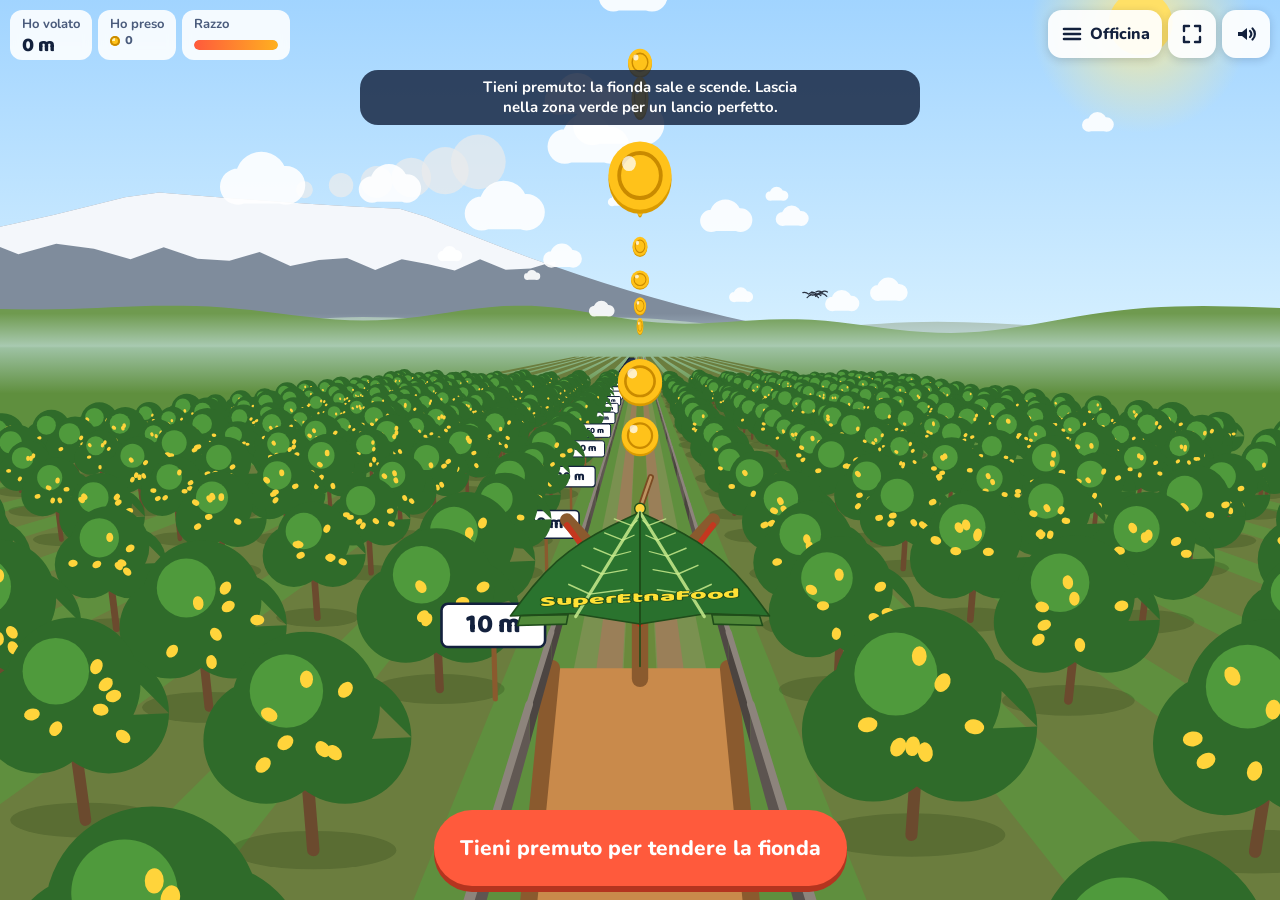
<file: aereo/index.html>
<!DOCTYPE html>
<html lang="it">
<head>
<meta charset="utf-8">
<meta name="viewport" content="width=device-width, initial-scale=1">
<title>Aereo di foglie di limone</title>
<link rel="preconnect" href="https://fonts.googleapis.com">
<link href="https://fonts.googleapis.com/css2?family=Baloo+2:wght@600;800&family=Nunito:wght@500;700;800&display=swap" rel="stylesheet">
<style>
/* VOICE: gioco da cortile, allegro, raccontato dall'aereo stesso
   IDEA: la stradina del limoneto vista da dietro l'aereo di foglie, a tutto schermo
   PICTURE: il campo di volo riempie lo schermo; comandi grandi in basso, uguali su telefono e computer
   COLOUR and TYPE: azzurro cielo dominante, legno caldo di supporto, oro moneta come accento; Baloo 2 + Nunito
   LAYOUT: gioco a pieno schermo, barra in alto (dati e pulsanti), pulsanti grandi in basso, officina in un menu sopra il gioco */
:root{color-scheme:light dark;
--bg:light-dark(#e4f3ff,#0c1530);--ink:light-dark(#13213d,#eef3ff);--soft:light-dark(#4a5b7c,#a9b7d6);
--card:light-dark(#ffffff,#16224a);--line:light-dark(#c9def2,#2a3a6e);
--coral:#ff5a3c;--coralInk:#fff;--gold:#ffc21a}
:root[data-theme=light]{color-scheme:light}:root[data-theme=dark]{color-scheme:dark}
*{box-sizing:border-box;min-width:0}
html,body{height:100%}
body{margin:0;background:#4fb0ff;color:var(--ink);font:16px/1.55 Nunito,system-ui,sans-serif;overflow:hidden;overscroll-behavior:none}
[hidden]{display:none!important}
h2,h3{font-family:"Baloo 2",Nunito,sans-serif;line-height:1.05;margin:0;text-wrap:balance}
h2{font-size:30px;font-weight:800}
h3{font-size:20px;font-weight:800}
.coin{display:inline-block;width:.8em;height:.8em;border-radius:50%;background:radial-gradient(circle at 35% 35%,#fff3b0 0 18%,var(--gold) 20% 70%,#d99a00 72%);box-shadow:inset 0 0 0 2px #c98a00;flex:none;vertical-align:-.08em}
.stage{position:fixed;inset:0;overflow:hidden;background:#4fb0ff;-webkit-user-select:none;user-select:none;-webkit-touch-callout:none}
.stage canvas{position:absolute;inset:0;width:100%;height:100%;touch-action:none;display:block;cursor:pointer}
button{font:800 16px/1 Nunito,sans-serif;min-height:44px;border-radius:12px;border:0;cursor:pointer;padding:0 18px;background:var(--coral);color:var(--coralInk);display:inline-flex;align-items:center;justify-content:center;gap:6px;white-space:nowrap}
button:hover:not(:disabled){filter:brightness(1.07)}
button:focus-visible{outline:3px solid var(--gold);outline-offset:2px}
button:disabled{background:light-dark(#dfe7f2,#26335f);color:light-dark(#4f5d78,#a3aed0);cursor:not-allowed}
/* barra in alto */
.topbar{position:absolute;top:max(10px,env(safe-area-inset-top));left:max(10px,env(safe-area-inset-left));right:max(10px,env(safe-area-inset-right));display:flex;justify-content:space-between;align-items:flex-start;gap:8px;pointer-events:none}
.hud{display:flex;gap:6px;flex-wrap:wrap;pointer-events:none}
.hud>div{background:rgba(255,255,255,.88);color:#13213d;border-radius:12px;padding:4px 12px;backdrop-filter:blur(4px)}
.hud span{display:block;font-size:13px;font-weight:700;color:#4a5b7c}
.hud b{font:800 20px/1.1 "Baloo 2",sans-serif;white-space:nowrap;display:flex;gap:5px;align-items:center}
.fuel i{display:block;width:84px;height:10px;border-radius:6px;background:#dbe5f3;margin-top:6px;overflow:hidden}
.fuel em{display:block;height:100%;width:100%;background:linear-gradient(90deg,#ff5a3c,#ffb020);border-radius:6px}
.tools{display:flex;gap:6px;pointer-events:auto;flex:none}
.tool{min-height:48px;min-width:48px;padding:0 12px;border-radius:14px;background:rgba(255,255,255,.92);color:#13213d;box-shadow:0 2px 8px rgba(10,30,60,.18)}
.tool svg{width:24px;height:24px;flex:none}
#btSuono[aria-pressed=false]{color:#8a3a2a}
@media(max-width:560px){.tool span{display:none}.tool{padding:0}.hud b{font-size:17px}.hud>div{padding:3px 9px}.fuel i{width:60px}}
.hint{position:absolute;left:50%;top:76px;transform:translateX(-50%);margin:0;background:rgba(19,33,61,.82);color:#fff;font-weight:700;padding:8px 16px;border-radius:18px;pointer-events:none;font-size:15px;line-height:1.3;width:max-content;max-width:min(calc(100% - 140px),560px);text-align:center;text-wrap:balance}
.hint:empty{display:none}
/* pulsanti grandi in basso: gli stessi su telefono e computer */
.pad{position:absolute;left:max(12px,env(safe-area-inset-left));right:max(12px,env(safe-area-inset-right));bottom:max(14px,env(safe-area-inset-bottom));display:flex;align-items:flex-end;gap:12px;pointer-events:none}
.pad .big{pointer-events:auto;min-height:76px;min-width:132px;padding:0 26px;font-size:21px;border-radius:999px;touch-action:none;-webkit-user-select:none;user-select:none;-webkit-touch-callout:none;transition:transform .05s}
.pad .big svg{width:28px;height:28px;flex:none}
#btLancia{margin:0 auto;max-width:100%;white-space:normal;line-height:1.15;text-align:center;box-shadow:0 6px 0 #b4341f}
#btLancia.on,#boost.on{transform:translateY(4px);box-shadow:0 2px 0 #b4341f}
.sali{background:#2e7d32;box-shadow:0 6px 0 #1b4d1e}
.sali.on{transform:translateY(4px);box-shadow:0 2px 0 #1b4d1e}
.colonna{display:flex;flex-direction:column;gap:12px;pointer-events:none}
.scendi{background:#1f5fa8;box-shadow:0 6px 0 #123b6b}
.scendi.on{transform:translateY(4px);box-shadow:0 2px 0 #123b6b}
@media(max-height:520px){.colonna{gap:8px}.colonna .big{min-height:56px}}
#boost{margin-left:auto;box-shadow:0 6px 0 #b4341f}
@media(max-height:420px){.pad .big{min-height:62px;min-width:110px;font-size:18px}}
.prog{position:absolute;right:max(12px,env(safe-area-inset-right));top:92px;bottom:118px;width:58px;display:flex;flex-direction:column;align-items:center;gap:6px;pointer-events:none}
.prog b{background:rgba(255,255,255,.88);color:#13213d;border-radius:999px;padding:2px 8px;font:800 13px/1.3 Nunito,sans-serif;white-space:nowrap}
.prog .track{position:relative;flex:1;width:16px;border-radius:10px;background:rgba(255,255,255,.55);box-shadow:inset 0 0 0 2px rgba(19,33,61,.35)}
.prog .fill{position:absolute;left:0;right:0;bottom:0;height:0;border-radius:10px;background:linear-gradient(0deg,#3a8a3e,#ffd43b)}
.prog .rec{position:absolute;left:-10px;right:-10px;height:0;border-top:3px solid #ff5a3c}
.prog .tick{position:absolute;left:-4px;right:-4px;height:0;border-top:2px solid rgba(19,33,61,.55)}
.prog .lv{position:absolute;left:-30px;transform:translateY(50%);font:800 12px/1.4 Nunito,sans-serif;font-style:normal;color:#13213d;background:rgba(255,255,255,.85);border-radius:6px;padding:0 5px}
.prog .lv.on{background:#ff5a3c;color:#fff}
.prog .me{position:absolute;left:50%;width:22px;height:22px;margin:0 0 -11px -11px;bottom:0;border-radius:70% 0;transform:rotate(-45deg);background:#2e7d32;box-shadow:0 0 0 3px #fff,0 2px 6px rgba(0,0,0,.35)}
@media(max-width:600px),(max-height:480px){.prog{top:84px;bottom:104px;width:50px}.prog b{font-size:12px;padding:1px 6px}}
.lvup{position:absolute;left:50%;top:34%;transform:translate(-50%,-50%);margin:0;text-align:center;pointer-events:none;color:#fff;font:800 clamp(28px,6vw,46px)/1.05 "Baloo 2",sans-serif;text-shadow:0 3px 0 #13213d,0 0 18px rgba(19,33,61,.55);opacity:0;transition:opacity .3s}
.lvup.on{opacity:1}
.lvup small{display:block;font-size:.5em;font-family:Nunito,sans-serif}
/* riepilogo del volo */
.result{position:absolute;inset:0;display:grid;place-items:center;background:rgba(8,20,45,.35);padding:16px;overflow:auto}
.rcard{background:var(--card);color:var(--ink);border-radius:20px;padding:22px 24px;width:min(370px,100%);box-shadow:0 20px 50px -20px rgba(0,0,0,.5);text-align:center}
.rcard .big{font:800 clamp(40px,8vw,52px)/1 "Baloo 2",sans-serif;margin:4px 0 2px}
.rcard .rec{display:inline-block;background:var(--gold);color:#3a2600;font-weight:800;border-radius:999px;padding:2px 12px;font-size:14px;margin-bottom:6px}
.rows{margin:12px 0 16px;text-align:left}
.rows div{display:flex;justify-content:space-between;gap:12px;padding:6px 0;border-bottom:1px dashed var(--line)}
.rows div:last-child{border:0;font-weight:800;font-size:18px}
.rows b{white-space:nowrap;display:flex;gap:5px;align-items:center}
.rbtn{display:grid;gap:10px}
.rcard button{width:100%;font-size:18px;min-height:52px}
.rcard .second{background:var(--bg);color:var(--ink);border:1px solid var(--line)}
.rnote{margin:-6px 0 12px;font-weight:700;color:var(--ink)}
.combo{background:#ffc21a!important;color:#3a2600!important}
.combo b{color:#3a2600}
.obi{list-style:none;margin:0 0 14px;padding:0;text-align:left;display:grid;gap:6px}
.obi li{display:flex;justify-content:space-between;gap:10px;align-items:center;background:light-dark(#eef6ff,#101a3c);border-radius:10px;padding:7px 10px;font-size:15px;font-weight:700}
.obi li.fatto{background:light-dark(#e3f4dc,#16351f)}
.obi li b{white-space:nowrap;display:flex;gap:4px;align-items:center}
.obi-tit{margin:0 0 6px;font-size:13px;font-weight:800;color:var(--soft);text-align:left;text-transform:uppercase;letter-spacing:.06em}
.rcard .buy{background:#2e7d32}
/* menu di gioco: officina, colori, istruzioni */
.menu{position:absolute;inset:0;background:rgba(8,20,45,.55);display:grid;place-items:center;padding:max(10px,env(safe-area-inset-top)) 10px 10px}
.mpanel{background:var(--bg);color:var(--ink);border-radius:20px;width:min(980px,100%);max-height:100%;overflow:auto;overscroll-behavior:contain;padding:18px clamp(16px,3vw,28px) 24px;box-shadow:0 20px 50px -20px rgba(0,0,0,.6);-webkit-user-select:text;user-select:text}
.mhead{display:flex;justify-content:space-between;align-items:center;gap:12px;position:sticky;top:-18px;background:var(--bg);padding:6px 0 10px;z-index:1}
.mhead .tool{background:var(--card);color:var(--ink);box-shadow:none;border:1px solid var(--line)}
.wallet{display:flex;gap:8px;flex-wrap:wrap;margin-bottom:16px}
.wallet>div{background:var(--card);border:1px solid var(--line);border-radius:14px;padding:6px 14px;min-width:96px}
.lbl{display:block;font-size:13px;color:var(--soft);font-weight:700}
.wallet b{font:800 22px/1.1 "Baloo 2",sans-serif;white-space:nowrap;display:flex;align-items:center;gap:6px}
.nota{margin:4px 0 12px;color:var(--soft);max-width:70ch}
.sez{margin-top:24px}
.grid{display:grid;grid-template-columns:repeat(auto-fill,minmax(min(100%,250px),1fr));gap:12px}
.up{background:var(--card);border:1px solid var(--line);border-radius:18px;padding:14px;display:grid;grid-template-columns:52px minmax(0,1fr);gap:4px 14px;align-content:start}
.up .ic{width:52px;height:52px;border-radius:14px;background:light-dark(#e4f3ff,#0f1b3e);display:grid;place-items:center;grid-row:span 2}
.up .ic svg{width:34px;height:34px}
.up p{margin:2px 0 0;color:var(--soft);font-size:15px}
.pips{display:flex;gap:3px;flex-wrap:wrap;margin-top:8px}
.pips i{width:10px;height:10px;border-radius:3px;background:light-dark(#dbe5f3,#26335f)}
.pips i.on{background:var(--coral)}
.val{font-size:14px!important;color:var(--ink)!important;margin-top:8px!important}
.up button{grid-column:1/-1;margin-top:10px;min-height:48px}
.swatches{display:flex;flex-wrap:wrap;gap:10px}
.sw{flex-direction:column;background:var(--card);color:var(--ink);border:2px solid var(--line);min-height:auto;padding:10px 14px;gap:6px;border-radius:14px;font-size:15px}
.sw i{width:40px;height:40px;border-radius:70% 0;display:block;transform:rotate(-45deg);box-shadow:inset 0 0 0 2px rgba(0,0,0,.18)}
.sw[aria-pressed=true]{border-color:var(--coral);box-shadow:0 0 0 2px var(--coral)}
.sw:disabled{background:var(--card);color:var(--soft);opacity:.6}
.mfoot{display:flex;flex-wrap:wrap;gap:10px;margin-top:24px}
.ghost{background:transparent;color:var(--soft);border:1px solid var(--line)}
.esci-top{display:none}
html.limoneto .esci-top{display:inline-flex}
.esci{display:none;background:var(--card);color:var(--ink);border:1px solid var(--line)}
html.limoneto .esci{display:inline-flex}
.premio{display:none;margin:0 0 14px;font-weight:700}
html.limoneto .premio{display:block}
.howto{margin:6px 0 0;padding-left:20px;max-width:75ch}
.howto li{margin:4px 0}
</style>
</head>
<body>
<main class="stage" id="stage">
  <canvas id="game" aria-label="La stradina del limoneto, vista da dietro l'aereo di foglie"></canvas>
  <div class="topbar">
    <div class="hud">
      <div><span>Ho volato</span><b id="hDist">0 m</b></div>
      <div><span>Ho preso</span><b><span class="coin"></span><span id="hLoot">0</span></b></div>
      <div class="combo" id="comboBox" hidden><span>Combo</span><b id="hCombo">×2</b></div>
      <div class="fuel" id="fuelBox"><span>Razzo</span><i><em id="fuel"></em></i></div>
    </div>
    <div class="tools">
      <button class="tool esci-top" id="esciTop" aria-label="Torna al limoneto"><svg viewBox="0 0 24 24" aria-hidden="true"><path d="M10 6 4 12l6 6M4 12h16" stroke="currentColor" stroke-width="2.5" fill="none" stroke-linecap="round" stroke-linejoin="round"/></svg><span>Limoneto</span></button>
      <button class="tool" id="btMenu" aria-label="Apri l'officina"><svg viewBox="0 0 24 24" aria-hidden="true"><path d="M4 7h16M4 12h16M4 17h16" stroke="currentColor" stroke-width="2.6" stroke-linecap="round" fill="none"/></svg><span>Officina</span></button>
      <button class="tool" id="btFull" aria-label="Schermo intero" aria-pressed="false"><svg viewBox="0 0 24 24" aria-hidden="true"><path id="icFull" d="M4 9V4h5M20 9V4h-5M4 15v5h5M20 15v5h-5" stroke="currentColor" stroke-width="2.4" stroke-linecap="round" stroke-linejoin="round" fill="none"/></svg></button>
      <button class="tool" id="btSuono" aria-label="Suoni" aria-pressed="true"><svg viewBox="0 0 24 24" aria-hidden="true"><path d="M4 10v4h4l5 4V6L8 10z" fill="currentColor"/><path id="icOnde" d="M16 9a4 4 0 0 1 0 6M18.5 6.5a7.5 7.5 0 0 1 0 11" stroke="currentColor" stroke-width="2.2" stroke-linecap="round" fill="none"/><path id="icMuto" d="M16 9l5 6M21 9l-5 6" stroke="currentColor" stroke-width="2.2" stroke-linecap="round" fill="none"/></svg></button>
    </div>
  </div>
  <p class="hint" id="hint"></p>
  <p class="lvup" id="lvup" aria-live="polite"></p>
  <div class="prog" id="prog" hidden aria-hidden="true"><b id="progTop">4.000 m</b><div class="track" id="progTrack"><i class="fill" id="progFill"></i><i class="rec" id="progRec"></i><i class="me" id="progMe"></i></div><b>0 m</b></div>
  <div class="pad">
    <button class="big" id="btLancia">Tieni premuto per tendere la fionda</button>
    <div class="colonna" id="colAlette" hidden>
      <button class="big sali" id="btSali"><svg viewBox="0 0 24 24" aria-hidden="true"><path d="M5 15l7-7 7 7" stroke="currentColor" stroke-width="3" stroke-linecap="round" stroke-linejoin="round" fill="none"/></svg>Sali</button>
      <button class="big scendi" id="btScendi"><svg viewBox="0 0 24 24" aria-hidden="true"><path d="M5 9l7 7 7-7" stroke="currentColor" stroke-width="3" stroke-linecap="round" stroke-linejoin="round" fill="none"/></svg>Scendi</button>
    </div>
    <button class="big" id="boost" hidden><svg viewBox="0 0 24 24" aria-hidden="true"><path d="M12 2c4 3 5 9 3 14H9C7 11 8 5 12 2z" fill="currentColor"/><path d="M10 18l2 4 2-4" fill="#ffe135"/></svg>Razzo</button>
  </div>
  <div class="result" id="result" hidden>
    <div class="rcard" role="dialog" aria-labelledby="rTitle">
      <h3 id="rTitle">Sono atterrato!</h3>
      <div class="big" id="rDist">0 m</div>
      <span class="rec" id="rRec" hidden>È il mio nuovo record</span>
      <div class="rows">
        <div><span>Livello raggiunto</span><b id="rLiv">1</b></div>
        <div><span id="rDistLbl">Metri che ho volato</span><b><span class="coin"></span><span id="rDistC">0</span></b></div>
        <div><span>Monete che ho preso in volo</span><b><span class="coin"></span><span id="rLoot">0</span></b></div>
        <div><span>Ti porto in tasca</span><b><span class="coin"></span><span id="rTot">0</span></b></div>
      </div>
      <p class="rnote" id="rSblocco" hidden>Hai sbloccato i colori! Li trovi nell'officina.</p>
      <p class="obi-tit">Obiettivi</p>
      <ul class="obi" id="rObi"></ul>
      <div class="rbtn"><button id="again">Rilanciami</button><button class="buy" id="rBuy" hidden></button><button class="second" id="rMenu">Apri l'officina</button></div>
    </div>
  </div>
  <div class="menu" id="menu" hidden>
    <div class="mpanel" role="dialog" aria-modal="true" aria-labelledby="mTitle">
      <div class="mhead"><h2 id="mTitle">La mia officina</h2><button class="tool" id="btChiudi" aria-label="Chiudi l'officina e torna a giocare"><svg viewBox="0 0 24 24" aria-hidden="true"><path d="M6 6l12 12M18 6L6 18" stroke="currentColor" stroke-width="2.6" stroke-linecap="round" fill="none"/></svg></button></div>
      <div class="wallet">
        <div><span class="lbl">Le mie monete</span><b><span class="coin"></span><span id="coins">0</span></b></div>
        <div><span class="lbl">Il mio record</span><b id="best">0 m</b></div>
        <div><span class="lbl">I miei voli</span><b id="flights">0</b></div>
        <div><span class="lbl">Il mio livello</span><b id="livW">1 di 5</b></div>
      </div>
      <p class="premio">Dalla bancarella del limoneto: il primo volo di ogni giornata ti porta anche dobloni limone e punti.</p>
      <h3>Obiettivi</h3>
      <p class="nota">Completali in un volo solo: ognuno ti dà monete, e al suo posto ne arriva uno nuovo.</p>
      <ul class="obi" id="mObi"></ul>
      <h3 class="sez">Potenziamenti</h3>
      <p class="nota">Ogni potenziamento mi costa un po' di più del precedente. Mi ricordo tutto in questo browser.</p>
      <div class="grid" id="shop"></div>
      <h3 class="sez">Il mio colore</h3>
      <p class="nota" id="colNota"></p>
      <div class="swatches" id="swatches"></div>
      <h3 class="sez">Come si gioca</h3>
      <ul class="howto">
        <li><b>Lancio:</b> tieni premuto il pulsante grande in basso (o lo schermo, o la barra spaziatrice): la barra della fionda sale e scende. Lascia quando è nella zona verde in cima per un lancio perfetto, che mi dà il 12% di velocità in più.</li>
        <li><b>Combo:</b> se prendi una moneta dopo l'altra senza pause, ognuna vale di più, fino al triplo.</li>
        <li><b>Rimbalzi:</b> se tocco l'erba veloce e senza picchiare, rimbalzo e riparto. Al massimo due volte per volo.</li>
        <li><b>Obiettivi:</b> nel riepilogo e nell'officina trovi tre obiettivi: completali per avere monete in più.</li>
        <li><b>Salire e scendere:</b> da Pieghe affilate al livello 3 compaiono i pulsanti Sali e Scendi. Tieni premuto Sali (o lo schermo, o la freccia su): le mie alette di dietro puntano verso terra e salgo. Tieni premuto Scendi (o la freccia giù): puntano verso il cielo e scendo. Quando lasci plano da solo e non vado in stallo.</li>
        <li><b>Razzo:</b> tieni premuto Razzo (o la barra spaziatrice, o il tasto R) per spingermi in avanti finché c'è carburante.</li>
        <li><b>Monete:</b> segnano la rotta migliore per il mio aereo così com'è adesso. Seguile con Sali e Razzo: dove finiscono, è il punto più lontano che posso raggiungere. Più in basso ci sono altre file: il volo con il solo razzo senza Sali, la planata senza razzo e una fila radente sull'erba. Ogni potenziamento sposta la rotta più in là.</li>
        <li><b>Insidie:</b> quando hai le alette arrivano i temporali, nuvole scure proprio sulla rotta migliore che mi spingono giù e mi rallentano: girateci intorno con Sali o Scendi. Anche gli uccelli diventano un ostacolo: se ne prendo uno rallento. Le correnti calde, colonne luccicanti vicino alla rotta bassa, invece mi portano su.</li>
        <li><b>Livello bonus:</b> se arrivo ai 4.000 m il volo continua sopra l'Etna fino a 5.500 m, con il razzo pieno, monete d'oro che valgono il triplo e altri temporali.</li>
        <li><b>Livelli:</b> la barra a destra mostra i 5 livelli del percorso. Ogni livello nuovo vale monete in più e mi ricarica il razzo di un quarto.</li>
      </ul>
      <div class="mfoot"><button class="esci" id="esci"><svg viewBox="0 0 24 24" width="20" height="20" aria-hidden="true"><path d="M10 6 4 12l6 6M4 12h16" stroke="currentColor" stroke-width="2.5" fill="none" stroke-linecap="round" stroke-linejoin="round"/></svg>Torna al limoneto</button><button class="ghost" id="reset">Rifammi da capo</button></div>
    </div>
  </div>
</main>

<script>
{
const $=s=>document.querySelector(s);
const cv=$('#game'),ctx=cv.getContext('2d'),stage=$('#stage');
const KEY='aereo-di-carta-v1',G=9.8,THRUST=15,STEP=1/120,LAUNCH_G=.38,NEAR=.2;
const IN_LIM=(()=>{try{return window.parent&&window.parent!==window&&/da=limoneto/.test(location.search)}catch(e){return false}})();
if(IN_LIM)document.documentElement.classList.add('limoneto');
const manda=m=>{try{if(IN_LIM)parent.postMessage(m,'*')}catch(e){}};
$('#esciTop').addEventListener('click',()=>$('#esci').click());
$('#esci').addEventListener('click',()=>{let ok=false;try{if(parent.__chiudiMinigioco){parent.__chiudiMinigioco();ok=true}}catch(e){}if(!ok)manda({tipo:'aereo-chiudi'})});
const nf=(n,d=0)=>n.toLocaleString('it-IT',{maximumFractionDigits:d});

const UP=[
 {id:'elastico',name:'Elastico',desc:'Mi lancia più veloce.',base:25,max:12,fmt:l=>`${nf(14+3.5*l,1)} m/s`},
 {id:'ali',name:'Pieghe affilate',desc:'Taglio l’aria con meno attrito. Al livello 3 mi monti le alette posteriori e compare il pulsante Sali.',base:30,max:12,fmt:l=>`attrito ${Math.round(87*.88**l)}%`},
 {id:'carta',name:'Foglie leggere',desc:'Mi sostengo meglio e plano più a lungo.',base:40,max:10,fmt:l=>`portanza ${Math.round(100*(1+.09*l))}%`},
 {id:'rampa',name:'Rampa',desc:'Parto più in alto.',base:35,max:10,fmt:l=>`${2+3*l} m`},
 {id:'razzo',name:'Razzo',desc:'Tieni premuto e mi spingo in avanti.',base:80,max:10,fmt:l=>l?`${nf(1.8*l,1)} s di spinta`:'non ce l’ho'},
 {id:'zecca',name:'Salvadanaio',desc:'Ti do più monete per ogni metro.',base:60,max:10,fmt:l=>`×${nf(1+.25*l,2)} monete`}
];
const ICON={
 elastico:'<svg viewBox="0 0 40 40"><path d="M20 36V22M20 22 11 6M20 22l9-16" stroke="#c98a4b" stroke-width="5" stroke-linecap="round" fill="none"/><path d="M11 7q9 14 18 0" stroke="#ff5a3c" stroke-width="3" fill="none"/></svg>',
 ali:'<svg viewBox="0 0 40 40"><path d="M4 22 36 8 18 30z" fill="#3a8a3e" stroke="#1f4d1a" stroke-width="2" stroke-linejoin="round"/><path d="M36 8 16 24l2 6" fill="#78aa50" stroke="#1f4d1a" stroke-width="2" stroke-linejoin="round"/><path d="M33 10 9 21" stroke="#c8eb8c" stroke-width="1.5"/></svg>',
 carta:'<svg viewBox="0 0 40 40"><path d="M7 33C5 18 16 6 34 6c1 17-10 29-27 27z" fill="#3a8a3e" stroke="#1f4d1a" stroke-width="2" stroke-linejoin="round"/><path d="M7 33 30 10M14 26l-1-7M14 26l7 0M20 20l-1-7M20 20l7 0" stroke="#c8eb8c" stroke-width="1.6" stroke-linecap="round"/></svg>',
 rampa:'<svg viewBox="0 0 40 40"><path d="M4 34 34 10v24z" fill="#c98a4b" stroke="#7a4a1e" stroke-width="2" stroke-linejoin="round"/><path d="M17 24v10M26 17v17" stroke="#7a4a1e" stroke-width="2"/></svg>',
 razzo:'<svg viewBox="0 0 40 40"><path d="M20 4c7 6 8 15 5 24H15c-3-9-2-18 5-24z" fill="#fff" stroke="#13213d" stroke-width="2"/><circle cx="20" cy="15" r="3.5" fill="#5db8ff" stroke="#13213d" stroke-width="2"/><path d="M15 28l-4 6h6M25 28l4 6h-6" fill="#ff5a3c" stroke="#13213d" stroke-width="2" stroke-linejoin="round"/><path d="M17 30l3 7 3-7" fill="#ffb020"/></svg>',
 zecca:'<svg viewBox="0 0 40 40"><ellipse cx="20" cy="30" rx="13" ry="5" fill="#d99a00"/><ellipse cx="20" cy="25" rx="13" ry="5" fill="#ffc21a" stroke="#c98a00" stroke-width="2"/><ellipse cx="20" cy="17" rx="13" ry="5" fill="#ffc21a" stroke="#c98a00" stroke-width="2"/><ellipse cx="20" cy="10" rx="13" ry="5" fill="#ffe27a" stroke="#c98a00" stroke-width="2"/></svg>'
};

const COLORI=[
 {id:'foglia',nome:'Foglia',top:[46,125,50],under:[120,170,80],keel:[88,150,62],edge:'#1f4d1a',vein:'rgba(200,235,140,.85)',brand:'#ffe135'},
 {id:'limone',nome:'Limone',top:[240,200,35],under:[250,228,120],keel:[225,180,30],edge:'#6e5200',vein:'rgba(255,250,210,.9)',brand:'#2e7d32'},
 {id:'arancia',nome:'Arancia',top:[238,128,30],under:[250,178,100],keel:[215,108,22],edge:'#6e3300',vein:'rgba(255,225,180,.85)',brand:'#fff4c2'},
 {id:'zagara',nome:'Zagara',top:[246,244,234],under:[255,255,250],keel:[228,224,208],edge:'#7d7762',vein:'rgba(170,160,120,.75)',brand:'#2e7d32'},
 {id:'mare',nome:'Mare',top:[28,118,190],under:[110,180,230],keel:[22,98,165],edge:'#0b355a',vein:'rgba(190,230,255,.8)',brand:'#ffe135'},
 {id:'ficodindia',nome:'Ficodindia',top:[196,48,104],under:[232,120,162],keel:[170,35,86],edge:'#560d2b',vein:'rgba(255,200,220,.8)',brand:'#ffe135'},
 {id:'etna',nome:'Etna',top:[62,56,64],under:[112,102,108],keel:[46,40,48],edge:'#141113',vein:'rgba(255,140,60,.75)',brand:'#ff7a1a'}
];
const colore=()=>COLORI.find(c=>c.id===st.colore&&st.flights>=3)||COLORI[0];
function load(){try{const d=JSON.parse(localStorage.getItem(KEY));if(d&&d.lv)return d}catch(e){}return{coins:0,best:0,flights:0,lv:{}}}
function save(){try{localStorage.setItem(KEY,JSON.stringify(st))}catch(e){}}
let st=load();
const lv=id=>Math.max(1,st.lv[id]||0);
const alette=()=>lv('ali')>=3;
const cost=(u,l)=>Math.round(u.base*1.55**l);
const stats=()=>({v0:14+3.5*lv('elastico'),kD:.026*.88**lv('ali'),kL:.06*(1+.09*lv('carta')),ramp:2+3*lv('rampa'),fuel:1.8*lv('razzo'),mult:1+.25*lv('zecca')});

let dpr=1,W=0,H=0,F=1,cx=0,cy=0;
let S=stats(),state='aim',plane,coins=[],insidie=[],colpiti=new Set(),tempo=0,pops=[],boosting=false,flightT=0;
let dragging=false,dragStart=null,power=0,aimYaw=0;
let ptX=0,ptY=0,inX=0,inY=0,joy=null;
let salendo=false,scendendo=false,menuAperto=false,pDir=1,combo=0,comboT=-9,volo={};
const keys=new Set();
const C={x:0,y:0,z:0},cam={yaw:0,pitch:0,roll:0};

const stars=Array.from({length:90},()=>({a:Math.random()*6.283,e:.04+Math.random()*.9,r:Math.random()*1.3+.4}));
function isDark(){const t=document.documentElement.dataset.theme;if(t==='dark')return true;if(t==='light')return false;return matchMedia('(prefers-color-scheme: dark)').matches}

function resize(){dpr=Math.min(2,window.devicePixelRatio||1);W=cv.width=Math.round(stage.clientWidth*dpr);H=cv.height=Math.round(stage.clientHeight*dpr);F=Math.min(H*.85,W*.75);cx=W/2;cy=H*.5}
const ro=new ResizeObserver(resize);ro.observe(stage);resize();

function rnd(n){const x=Math.sin(n*127.1+311.7)*43758.5453;return x-Math.floor(x)}
/* la rotta migliore per questo aereo: provo il volo con razzo subito e Sali tenuto per tempi diversi, e tengo quello che va più lontano */
function rotta(solo,senzaRazzo){
  const prove=solo!=null?[solo]:alette()?[0,3,6,9,12,16,20,26,34]:[0];let best=null;
  for(const ts of prove){
    const p={x:-2.2,y:S.ramp+1.2-.45,z:0,psi:0,v:S.v0,g:LAUNCH_G,fuel:S.fuel},pts=[];let t=0,iy=0,k=0,lvS=1;
    while(p.y>0&&t<1500&&p.x<PERCORSO){const b=!senzaRazzo&&p.fuel>0;if(b)p.fuel-=STEP;const lnS=livelloDi(p.x);if(lnS>lvS){lvS=lnS;p.fuel=Math.min(S.fuel,p.fuel+S.fuel/4)}
      let ty=Math.max(-.6,Math.min(.3,(-.05-p.g)*3))*.6;if(alette())ty=t<ts?(p.v<8?Math.max(0,(p.v-5)/3)*.9:.9):Math.max(-.6,Math.min(.3,(-.05-p.g)*3));
      iy+=(ty-iy)*Math.min(1,STEP*6);integ(p,STEP,b,iy,0);t+=STEP;if((k++)%6===0)pts.push([p.x,Math.max(0,p.y)])}
    if(!best||p.x>best.x)best={x:p.x,pts}}
  return best.pts;
}
const quotaSu=(pts,x)=>{let lo=0,hi=pts.length-1;if(!pts.length)return 1.5;if(x>=pts[hi][0])return pts[hi][1];while(hi-lo>1){const m=(lo+hi)>>1;pts[m][0]<x?lo=m:hi=m}const a=pts[lo],b=pts[hi],f=(x-a[0])/((b[0]-a[0])||1);return a[1]+(b[1]-a[1])*f};
function makeCoins(){
  coins=[];const occ=new Set(),metti=(x,y)=>{const k=Math.round(x/3)+'|'+Math.round(y/3);if(occ.has(k))return;occ.add(k);coins.push({x,y:Math.max(1.4,y),z:0,got:false})};
  // quattro traiettorie, dall'alto in basso: la migliore (Sali e razzo), solo razzo, nessun razzo, e una fila radente sull'erba
  const top=rotta(),soloR=alette()?rotta(0):top,planata=S.fuel>0?rotta(alette()?0:null,true):soloR,fineDi=r=>r.length?Math.min(PERCORSO,r[r.length-1][0]):0;
  const linea=(r,passo,da,gruppi)=>{const fine=fineDi(r);let x=da;while(x<fine-4){
    if(gruppi&&Math.random()<.25){for(let i=0;i<5&&x<fine;i++){metti(x,quotaSu(r,x));x+=4}x+=passo+Math.random()*10}
    else{metti(x,quotaSu(r,x));x+=passo+Math.random()*10}}};
  linea(top,14,14,true);
  if(soloR!==top)linea(soloR,13,20,true);
  if(planata!==soloR)linea(planata,12,24,true);
  // fila radente: monete basse a 2-4 m lungo la stradina, fin dove arriva il volo più lungo
  const fineMax=Math.max(fineDi(top),fineDi(soloR),fineDi(planata));let x=30;
  while(x<fineMax-4){metti(x,2+Math.random()*2);x+=26+Math.random()*16}
  // e qualche moneta a metà fra la fila più alta e quella sotto, dove sono lontane
  x=40;while(x<fineDi(top)-4){const a=quotaSu(top,x),b=x<fineDi(soloR)?quotaSu(soloR,x):2;if(a-b>14&&Math.random()<.4)metti(x,(a+b)/2);x+=30+Math.random()*12}
  // insidie: con le alette arrivano i temporali proprio sulla rotta migliore; le correnti calde aiutano chi vola basso
  insidie=[];
  if(alette()){x=520;let a=0;while(x<Math.max(fineDi(top),fineDi(soloR))-40){const r=(a++%2&&x<fineDi(soloR))||x>=fineDi(top)?soloR:top,y=quotaSu(r,x);if(y>10)insidie.push({tipo:'temporale',x,y:y+(Math.random()-.4)*6,r:9+Math.random()*4});x+=220+Math.random()*180}}
  x=380;while(x<fineMax-30){const yb=quotaSu(planata,x);insidie.push({tipo:'corrente',x,y:Math.max(0,yb-14),h:42,r:5.5});x+=520+Math.random()*320}
}
/* livello bonus dopo i 4.000 m: monete d'oro e temporali fino a 5.500 m */
const BONUS_FINE=5500,PERFETTO=.9;
/* obiettivi: sempre tre attivi, si completano in un volo solo */
const tondo5=n=>Math.max(5,Math.round(n/5)*5),tondo10=n=>Math.max(10,Math.round(n/10)*10);
const TIPI_OBI={
  dist:{nuovo:()=>tondo10(Math.max(60,(st.best||0)*1.05+20)),testo:n=>`Vola per almeno ${nf(n)} m`,ok:(n,f)=>f.d>=n},
  monete:{nuovo:()=>Math.max(5,Math.round(4+(st.best||0)/40)),testo:n=>`Prendi ${n} monete in un volo`,ok:(n,f)=>f.monete>=n},
  combo:{nuovo:()=>Math.min(5,2+Math.floor((st.flights||0)/6)),testo:n=>`Fai una combo ×${nf(1+(n-1)*.5,1)}`,ok:(n,f)=>f.comboMax>=n},
  perfetto:{nuovo:()=>1,testo:()=>'Fai un lancio perfetto',ok:(n,f)=>f.perfetto},
  rimbalzo:{nuovo:()=>1+((st.flights||0)>8?1:0),testo:n=>n>1?'Rimbalza due volte sull’erba':'Rimbalza sull’erba',ok:(n,f)=>f.rimb>=n},
  corrente:{nuovo:()=>1,testo:()=>'Fatti portare su da una corrente calda',ok:(n,f)=>f.corrente},
  livello:{nuovo:()=>Math.min(5,(st.livMax||1)+1),testo:n=>`Arriva al livello ${n}`,ok:(n,f)=>f.liv>=n,se:()=>(st.livMax||1)<5&&(st.best||0)>=(st.livMax||1)*800*.6}
};
const testoObi=o=>TIPI_OBI[o.id].testo(o.n);
function riempiObi(escl){st.obi=(st.obi||[]).filter(o=>TIPI_OBI[o.id]);const usati=new Set([...st.obi.map(o=>o.id),...(escl||[])]),liberi=Object.keys(TIPI_OBI).filter(k=>!usati.has(k)&&(!TIPI_OBI[k].se||TIPI_OBI[k].se()));
  while(st.obi.length<3&&liberi.length){const k=liberi.splice(Math.floor(Math.random()*liberi.length),1)[0];st.obi.push({id:k,n:TIPI_OBI[k].nuovo(),premio:tondo5(40+(st.best||0)*.12)})}}
function controllaObi(f){const fatti=[];st.obi=(st.obi||[]).filter(o=>{if(TIPI_OBI[o.id].ok(o.n,f)){fatti.push(o);st.coins+=o.premio;return false}return true});riempiObi(fatti.map(o=>o.id));return fatti}
function listaObi(el,fatti){el.innerHTML=[...(fatti||[]).map(o=>`<li class="fatto"><span>✓ ${testoObi(o)}</span><b>+${nf(o.premio)} <span class="coin"></span></b></li>`),...(st.obi||[]).map(o=>`<li><span>${testoObi(o)}</span><b>${nf(o.premio)} <span class="coin"></span></b></li>`)].join('')}
function preparaBonus(p){let x=PERCORSO+16;while(x<BONUS_FINE){const d=x-PERCORSO,y=Math.max(3,p.y+14*Math.sin(d/110)-d*.018);coins.push({x,y,z:0,got:false,oro:true});x+=11+Math.random()*7}
  x=PERCORSO+180;while(x<BONUS_FINE-60){const d=x-PERCORSO,y=Math.max(8,p.y+14*Math.sin(d/110)-d*.018+(Math.random()-.5)*10);insidie.push({tipo:'temporale',x,y,r:10+Math.random()*4});x+=200+Math.random()*120}}
/* gli stormi: stessa posizione per il disegno e per gli urti */
function stormi(t){const out=[],kA=Math.max(0,Math.floor((C.x-60)/230));
  for(let k=kA;k<kA+4;k++){const n=k*7.31+3,bx=140+k*230+rnd(n)*90,by=Math.max(4,quotaUcc+(rnd(n+.2)-.35)*28),dir=rnd(n+.4)<.5?-1:1,vel=5+rnd(n+.6)*4,
    quanti=3+Math.floor(rnd(n+.8)*5),zc=((rnd(n+.9)*160+t*vel*dir)%160+160)%160-80;
    for(let i=0;i<quanti;i++){const fila=Math.ceil(i/2),lato=i%2?1:-1;out.push({x:bx+lato*fila*1.3,z:zc-dir*fila*1.4,y:by+Math.sin(t*1.3+i)*.3,k,i})}}
  return out}

function reset(){
  S=stats();state='aim';boosting=false;salendo=false;scendendo=false;colpiti=new Set();pDir=1;combo=0;comboT=-9;volo={monete:0,comboMax:0,perfetto:false,rimb:0,corrente:false};dragging=false;power=0;aimYaw=0;flightT=0;pops=[];inX=inY=ptX=ptY=0;joy=null;['#btLancia','#btSali','#btScendi','#boost'].forEach(q=>$(q).classList.remove('on'));
  plane={x:0,y:S.ramp+1.2,z:0,v:0,g:0,psi:0,fuel:S.fuel,ground:false,loot:0,boost:false};
  makeCoins();trail.length=0;$('#result').hidden=true;renderShop();
}

/* fisica: v velocità, g angolo di salita, psi direzione; pitchIn = cabra (+) o picchia (−) */
function integ(p,dt,boost,pitchIn,turn){
  const v=Math.max(.5,p.v),c=Math.cos(p.g),k=1+.6*pitchIn;
  const L=Math.min(S.kL*v*v*k,1.3*G*k)*Math.max(0,c),D=S.kD*v*v*(1+.7*pitchIn*pitchIn);
  p.v=Math.max(.5,p.v+(-D-G*Math.sin(p.g)+(boost?THRUST:0))*dt);
  p.g=Math.max(-1.5,Math.min(1.4,p.g+(L-G*c)/v*dt));
  p.psi+=turn*dt;
  const h=p.v*Math.cos(p.g);p.x+=h*Math.cos(p.psi)*dt;p.z+=h*Math.sin(p.psi)*dt;p.y+=p.v*Math.sin(p.g)*dt;
}

function aimEye(){const back=power*2.2;return{x:-back*Math.cos(aimYaw),y:S.ramp+1.2-power*.45,z:-back*Math.sin(aimYaw)}}

function launch(){
  power=Math.max(.3,power);aimYaw=0;const perf=power>=PERFETTO;volo.perfetto=perf;
  const e=aimEye();Object.assign(plane,{x:e.x,y:e.y,z:e.z,v:S.v0*Math.min(1,power)*(perf?1.12:1),g:LAUNCH_G,psi:aimYaw,rimb:0});
  if(perf){avvisa('Lancio perfetto! +12% di velocità');vibra(30);suonoMoneta(5)}
  state='fly';power=0;livVolo=1;audioInit();renderShop();
}

function update(dt){
  const p=plane;flightT+=dt;
  if(p.ground){
    p.v-=7*dt;if(p.v<=.2){p.v=0;land();return}
    p.x+=p.v*Math.cos(p.psi)*dt;p.z+=p.v*Math.sin(p.psi)*dt;return;
  }
  const b=boosting&&p.fuel>0;if(b)p.fuel=Math.max(0,p.fuel-dt);p.boost=b;
  integ(p,dt,b,inY,0);
  for(const o of insidie){if(Math.abs(o.x-p.x)>o.r+1)continue;
    if(o.tipo==='temporale'&&Math.hypot(o.x-p.x,o.y-p.y)<o.r){p.v=Math.max(4,p.v-10*dt);p.g=Math.max(-1.2,p.g-1.6*dt);if(!o.preso){o.preso=true;suonoTuono();avvisa('Temporale! Mi spinge giù e mi rallenta')}}
    if(o.tipo==='corrente'&&p.y>o.y&&p.y<o.y+o.h&&Math.abs(o.x-p.x)<o.r){p.g=Math.min(.6,p.g+1.1*dt);p.v+=1.5*dt;volo.corrente=true;if(!o.preso){o.preso=true;avvisa('Corrente calda: mi porta su!')}}}
  if(alette())for(const u of stormi(tempo)){if(Math.abs(u.x-p.x)>1.6||Math.abs(u.y-p.y)>1.6||Math.abs(u.z-p.z)>1.8)continue;const key=u.k+'-'+u.i;if(colpiti.has(key))continue;
    colpiti.add(key);p.v*=.78;p.g-=.12;combo=0;pops.push({x:u.x,y:u.y+1,z:0,t:0,txt:'Botta!'});suonoBotta();vibra(60)}
  if(p.y<=0){if((p.rimb||0)<2&&p.v>10&&p.g>-.6){p.rimb=(p.rimb||0)+1;volo.rimb=p.rimb;p.y=.05;p.g=Math.min(.38,-p.g*.6+.14);p.v*=.74;pops.push({x:p.x,y:1.5,z:0,t:0,txt:'Rimbalzo!'});suonoBotta();vibra(20)}
    else{p.y=0;p.g=0;p.ground=true;p.v*=.75;p.boost=false}}
  for(const c of coins){
    if(c.got||Math.abs(c.x-p.x)>2.8)continue;
    if(Math.hypot(c.x-p.x,c.y-p.y)<2.8){c.got=true;combo=flightT-comboT<1.4?Math.min(5,combo+1):1;comboT=flightT;volo.comboMax=Math.max(volo.comboMax,combo);volo.monete++;
      const v=Math.round((c.oro?15:5)*S.mult*(1+(combo-1)*.5));p.loot+=v;pops.push({x:c.x,y:c.y,z:c.z,t:0,txt:'+'+v});suonoMoneta(combo)}
  }
  const ln=livelloDi(p.x);if(ln>livVolo){livVolo=ln;const v=Math.round(25*ln*S.mult);p.loot+=v;if(S.fuel>0)p.fuel=Math.min(S.fuel,p.fuel+S.fuel/4);annunciaLivello(ln,v)}
  if(p.x>=PERCORSO&&!p.bonus){p.bonus=true;const v=Math.round(400*S.mult);p.loot+=v;p.fuel=S.fuel;annunciaLivello(6,v);preparaBonus(p)}
  if(p.x>=BONUS_FINE){p.arrivato=true;p.x=BONUS_FINE;const v=Math.round(1000*S.mult);p.loot+=v;annunciaLivello(7,v);land();return}
  if(flightT>3000)land();
}

function land(){
  if(state!=='fly')return;state='done';boosting=false;$('#boost').classList.remove('on');
  const d=Math.max(0,plane.x),dc=Math.floor(d*S.mult),tot=dc+plane.loot,rec=d>st.best;
  const fatti=controllaObi({...volo,d,liv:plane.bonus?5:livelloDi(d)});if(fatti.length){suonoLivello();vibra(40)}
  const prima=st.flights;st.coins+=tot;st.flights++;st.livMax=Math.max(st.livMax||1,livelloDi(d));$('#rSblocco').hidden=!(prima<3&&st.flights>=3);if(rec)st.best=d;save();
  $('#rTitle').textContent=plane.arrivato?'Ho sorvolato l’Etna!':plane.bonus?'Sono arrivato all’Etna!':'Sono atterrato!';$('#rDist').textContent=nf(d,1)+' m';$('#rLiv').textContent=plane.arrivato?'Bonus completato!':plane.bonus?'Livello bonus':livelloDi(d)+' · '+LIVELLI[livelloDi(d)-1];st.arrivi=(st.arrivi||0)+(plane.bonus?1:0);$('#rRec').hidden=!rec;
  $('#rDistLbl').textContent=S.mult>1?`Metri che ho volato × ${nf(S.mult,2)}`:'Metri che ho volato';
  $('#rDistC').textContent=nf(dc);$('#rLoot').textContent=nf(plane.loot);$('#rTot').textContent='+'+nf(tot);
  listaObi($('#rObi'),fatti);$('#result').hidden=false;renderShop();manda({tipo:'aereo-fine',metri:+d.toFixed(1),monete:tot,record:rec});$('#again').focus({preventScroll:true});
}

/* camera in terza persona: mi segue da dietro e da sopra */
let bank=0;const trail=[];let sparks=[],quotaUcc=12;
/* 5 livelli: con tutti i potenziamenti al massimo e un volo ben guidato arrivo a circa 3.860 m, quindi il percorso è di 4.000 m in 5 tratti da 800 */
const PERCORSO=4000,TRATTO=PERCORSO/5,LIVELLI=['La stradina','I filari','La saia','Le colline','Verso l’Etna'];
const livelloDi=d=>Math.min(5,Math.floor(Math.max(0,d)/TRATTO)+1);
let livVolo=1,lvT=null;
function annunciaLivello(n,bonus){const el=$('#lvup');el.innerHTML=n===6?`Livello bonus!<small>Sopra l’Etna fino a 5.500 m · +${nf(bonus)} monete${S.fuel>0?' · razzo pieno':''}</small>`:n===7?`Ho sorvolato l’Etna!<small>Fine del livello bonus · +${nf(bonus)} monete</small>`:`Livello ${n}<small>${LIVELLI[n-1]} · +${nf(bonus)} monete${S.fuel>0?' · razzo ricaricato di un quarto':''}</small>`;el.classList.add('on');clearTimeout(lvT);lvT=setTimeout(()=>el.classList.remove('on'),2200);suonoLivello()}
(function(){const tr=$('#progTrack');let h='';for(let i=1;i<5;i++)h+=`<i class="tick" style="bottom:${i*20}%"></i>`;for(let i=1;i<=5;i++)h+=`<i class="lv" id="lv${i}" style="bottom:${i*20-10}%">${i}</i>`;tr.insertAdjacentHTML('beforeend',h)})();
function pose(){
  if(state==='aim'){const e=aimEye();return{x:e.x,y:e.y,z:e.z,psi:aimYaw,g:LAUNCH_G*(.4+.6*power),roll:0}}
  const p=plane;return{x:p.x,y:p.y,z:p.z,psi:p.psi,g:p.ground?0:p.g,roll:p.ground?0:bank};
}
function camera(dt){
  const P=pose(),fl=state!=='aim';
  bank+=((state==='fly'&&!plane.ground?inX*.6:0)-bank)*Math.min(1,dt*6);
  const dist=7+(fl?Math.min(5,plane.v*.07):0),h=2.6,cp=Math.cos(P.psi),sp=Math.sin(P.psi);
  const T={x:P.x-cp*dist,y:Math.max(.7,P.y+h-Math.sin(P.g)*dist*.5),z:P.z-sp*dist};
  const k=Math.min(1,dt*(fl?6:10));C.x+=(T.x-C.x)*k;C.y+=(T.y-C.y)*k;C.z+=(T.z-C.z)*k;
  const L={x:P.x+cp*5,y:P.y+.4,z:P.z+sp*5};
  const yaw=Math.atan2(L.z-C.z,L.x-C.x),pit=Math.atan2(L.y-C.y,Math.hypot(L.x-C.x,L.z-C.z));
  let dy=yaw-cam.yaw;dy=Math.atan2(Math.sin(dy),Math.cos(dy));
  cam.yaw+=dy*Math.min(1,dt*10);cam.pitch+=(pit-cam.pitch)*Math.min(1,dt*10);cam.roll+=(-bank*.25-cam.roll)*Math.min(1,dt*6);
}
/* il mio corpo di foglie di limone: coordinate locali (avanti, destra, su) */
const SC=1.3,NOSE=[1.05,0],BRAND='SuperEtnaFood';
function wingPts(side){
  const tip=[-.85,.8*side],d=[tip[0]-NOSE[0],tip[1]-NOSE[1]],len=Math.hypot(d[0],d[1]);
  const n=side<0?[-d[1]/len,d[0]/len]:[d[1]/len,-d[0]/len],pts=[];
  for(let i=0;i<=10;i++){const t=i/10,b=.14*Math.sin(Math.PI*t);const f=NOSE[0]+d[0]*t+n[0]*b,r=NOSE[1]+d[1]*t+n[1]*b;pts.push([f,r,.07*Math.abs(r)])}
  pts.push([-.78,.42*side,.035]);pts.push([-.85,0,0]);return{pts,n,tip};
}
const WINGS=[wingPts(-1),wingPts(1)];
function toWorld(P,f,r,u){
  f*=SC;r*=SC;u*=SC;
  const cg=Math.cos(P.g),sg=Math.sin(P.g),cps=Math.cos(P.psi),sps=Math.sin(P.psi),cr=Math.cos(P.roll),sr=Math.sin(P.roll);
  const Fw=[cg*cps,sg,cg*sps],R0=[-sps,0,cps],U0=[-sg*cps,cg,-sg*sps];
  const R=[R0[0]*cr-U0[0]*sr,R0[1]*cr-U0[1]*sr,R0[2]*cr-U0[2]*sr],U=[U0[0]*cr+R0[0]*sr,U0[1]*cr+R0[1]*sr,U0[2]*cr+R0[2]*sr];
  return[P.x+Fw[0]*f+R[0]*r+U[0]*u,P.y+Fw[1]*f+R[1]*r+U[1]*u,P.z+Fw[2]*f+R[2]*r+U[2]*u];
}
const cw=(P,q)=>toCam(...toWorld(P,q[0],q[1],q[2]));
function shade(P,a,b,c){
  const A=toWorld(P,...a),B=toWorld(P,...b),Cc=toWorld(P,...c),u=[B[0]-A[0],B[1]-A[1],B[2]-A[2]],v=[Cc[0]-A[0],Cc[1]-A[1],Cc[2]-A[2]];
  const n=[u[1]*v[2]-u[2]*v[1],u[2]*v[0]-u[0]*v[2],u[0]*v[1]-u[1]*v[0]],nl=Math.hypot(...n)||1;
  return .6+.4*Math.abs((n[0]*.35+n[1]*.85+n[2]*.4)/nl/1.01);
}
const rgb=(c,k)=>`rgb(${Math.round(c[0]*k)},${Math.round(c[1]*k)},${Math.round(c[2]*k)})`;
function pathCam(cs){const c=clip(cs);if(c.length<3)return false;ctx.beginPath();c.forEach((q,i)=>{const s=pr(q);i?ctx.lineTo(s.x,s.y):ctx.moveTo(s.x,s.y)});ctx.closePath();return true}
function drawPlane(P,t,boost){
  if(boost){const fl=1+.3*Math.sin(t*45)+.15*Math.sin(t*71),f0=-.9,
      fiamma=(len,w,col)=>{const tip=toWorld(P,f0-len*fl,0,-.03);poly([toWorld(P,f0,-w,-.03),tip,toWorld(P,f0,w,-.03)],col);poly([toWorld(P,f0,0,-w-.03),tip,toWorld(P,f0,0,w-.03)],col)};
    const g0=toCam(...toWorld(P,f0-.5,0,-.03));
    if(g0.f>NEAR){const c=pr(g0),R_=Math.min(260*dpr,1.6*F/g0.f*fl),gr=ctx.createRadialGradient(c.x,c.y,0,c.x,c.y,R_);gr.addColorStop(0,'rgba(255,200,60,.55)');gr.addColorStop(1,'rgba(255,90,20,0)');ctx.fillStyle=gr;ctx.beginPath();ctx.arc(c.x,c.y,R_,0,7);ctx.fill()}
    fiamma(3.2,.34,'rgba(230,60,20,.55)');fiamma(2.4,.26,'#ff6a1c');fiamma(1.6,.18,'#ffb020');fiamma(.9,.1,'#ffe135');fiamma(.4,.05,'#fffbe0')}
  const up=toWorld(P,0,0,1),ctr=toWorld(P,0,0,0),top=(C.x-ctr[0])*(up[0]-ctr[0])+(C.y-ctr[1])*(up[1]-ctr[1])+(C.z-ctr[2])*(up[2]-ctr[2])>0;
  const K=colore(),LEAF=K.top,UNDER=K.under,KEEL=K.keel,VEIN=top?K.vein:'rgba(255,255,255,.6)';
  const faces=[];
  WINGS.forEach((w,i)=>{const cs=w.pts.map(q=>cw(P,q));faces.push({d:cs.reduce((s,q)=>s+q.f,0)/cs.length,draw:()=>{
    if(!pathCam(cs))return;ctx.fillStyle=rgb(top?LEAF:UNDER,shade(P,[NOSE[0],0,0],w.pts[10],[-.85,0,0]));ctx.fill();ctx.strokeStyle=K.edge;ctx.lineWidth=1.6*dpr;ctx.lineJoin='round';ctx.stroke();
    const mid=[-.82,w.tip[1]*.5,.035];segC(cw(P,[NOSE[0],0,0]),cw(P,mid),.03,VEIN);
    for(let k=1;k<=5;k++){const tt=k/6,m=[NOSE[0]+(mid[0]-NOSE[0])*tt,(mid[1])*tt,.035*tt],e=[m[0]+.12,m[1]+w.n[1]*.16,m[2]+.01],e2=[m[0]+.1,m[1]*.35,.01];segC(cw(P,m),cw(P,e),.014,VEIN);segC(cw(P,m),cw(P,e2),.012,VEIN)}
  }})});
  const kp=[[NOSE[0],0,0],[-.85,0,0],[-.85,0,-.3]],kc=kp.map(q=>cw(P,q));
  faces.push({d:kc.reduce((s,q)=>s+q.f,0)/3,draw:()=>{if(!pathCam(kc))return;ctx.fillStyle=rgb(KEEL,shade(P,...kp));ctx.fill();ctx.strokeStyle=K.edge;ctx.lineWidth=1.6*dpr;ctx.stroke()}});
  // le alette posteriori: piccioletto come fusoliera, timone di profondità, timone di direzione e alettoni sulle ali
  const vola=state==='fly'&&!plane.ground,cx_=vola?inX:0,cy_=vola?inY:0;
  const sup=(pts,col,mob)=>{const cs=pts.map(q=>cw(P,q));faces.push({d:cs.reduce((s,q)=>s+q.f,0)/cs.length,draw:()=>{
    if(!pathCam(cs))return;ctx.fillStyle=rgb(col,shade(P,pts[0],pts[1],pts[2]));ctx.fill();ctx.strokeStyle=K.edge;ctx.lineWidth=(mob?1.6:1.3)*dpr;ctx.lineJoin='round';ctx.stroke();
    if(mob){segC(cs[0],cs[1],.012,K.edge)}}})};
  const AL=alette();
  if(AL){const stem=[cw(P,[-.75,0,-.02]),cw(P,[-1.38,0,0])];
  faces.push({d:(stem[0].f+stem[1].f)/2,draw:()=>segC(stem[0],stem[1],.05,K.edge)});}
  const FIX=top?LEAF:UNDER,MOB=KEEL,de=-cy_*.6,dr=cx_*.55;
  for(const sd of [-1,1]){
    // stabilizzatore e timone di profondità (su e giù)
    if(AL){sup([[-1.02,.02*sd,0],[-1.06,.36*sd,.01],[-1.16,.38*sd,.01],[-1.17,.02*sd,0]],FIX,false);
    const ce=.17,ex=-ce*Math.cos(de),ez=ce*Math.sin(de);
    sup([[-1.17,.38*sd,.01],[-1.17,.02*sd,0],[-1.17+ex,.04*sd,ez],[-1.17+ex,.34*sd,.01+ez]],MOB,true);}
    // alettoni sul bordo delle ali (virata)
    const da=sd*cx_*.5,ca=.12,ax=-ca*Math.cos(da),az=ca*Math.sin(da),r1=.45,r2=.74,f1=-.786,f2=-.838,u1=.07*r1,u2=.07*r2;
    sup([[f2,r2*sd,u2],[f1,r1*sd,u1],[f1+ax,r1*sd,u1+az],[f2+ax,r2*sd,u2+az]],MOB,true);
  }
  // deriva e timone di direzione (destra e sinistra)
  if(AL){sup([[-1.0,0,.01],[-1.13,0,.33],[-1.19,0,.33],[-1.19,0,.01]],FIX,false);
  const cr=.16,rx=-cr*Math.cos(dr),rr=cr*Math.sin(dr);
    sup([[-1.19,0,.33],[-1.19,0,.01],[-1.19+rx,rr,.02],[-1.19+rx,rr,.3]],MOB,true);}
  {const hub=[NOSE[0]+.05,0,.015],vola2=state==='fly'&&!plane.ground,giri=state==='aim'?3:vola2?(plane.boost?60:24+plane.v*.8):Math.max(0,plane.v*2),a=t*giri,L=.3,
    hc=cw(P,hub),eq=(ang)=>cw(P,[hub[0],Math.cos(ang)*L,hub[2]+Math.sin(ang)*L]);
    faces.push({d:hc.f-.01,draw:()=>{
      if(giri>15){// disco sfocato quando gira forte
        ctx.fillStyle='rgba(120,80,40,.16)';const pts=[];for(let i=0;i<16;i++)pts.push(eq(i/16*6.283));if(pathCam(pts))ctx.fill()}
      for(const k of [0,Math.PI]){const e=eq(a+k);segC(hc,e,.07,giri>15?'rgba(110,70,35,.75)':'#7a4a22');segC(hc,e,.03,'rgba(255,220,160,.5)')}
      if(hc.f>NEAR){const c=pr(hc),r=Math.max(2*dpr,.06*F/hc.f);ctx.fillStyle='#ffd43b';ctx.strokeStyle=K.edge;ctx.lineWidth=1.4*dpr;ctx.beginPath();ctx.arc(c.x,c.y,r,0,7);ctx.fill();ctx.stroke()}}})}
  faces.sort((a,b)=>b.d-a.d).forEach(f=>f.draw());
  if(!top)return;
  // la scritta sulle ali, in giallo limone
  const O=cw(P,[-.6,0,.04]),X=cw(P,[-.6,.1,.045]),Y=cw(P,[-.7,0,.04]);
  if(O.f<NEAR||X.f<NEAR||Y.f<NEAR)return;
  const o=pr(O),x=pr(X),y=pr(Y),ax=(x.x-o.x)*10,ay=(x.y-o.y)*10,dx=(y.x-o.x)*10,dy=(y.y-o.y)*10;
  if(Math.hypot(ax,ay)*1.1<28*dpr)return;
  ctx.save();
  ctx.beginPath();for(const w of WINGS){const c=clip(w.pts.map(q=>cw(P,q)));c.forEach((q,i)=>{const s=pr(q);i?ctx.lineTo(s.x,s.y):ctx.moveTo(s.x,s.y)});ctx.closePath()}ctx.clip();
  ctx.transform(ax,ay,dx,dy,o.x,o.y);
  ctx.font='800 100px "Baloo 2",Nunito,sans-serif';const tw=ctx.measureText(BRAND).width,k=1.3/tw;ctx.scale(k,k);
  ctx.textAlign='center';ctx.textBaseline='middle';ctx.lineJoin='round';
  ctx.strokeStyle=K.edge;ctx.lineWidth=9;ctx.strokeText(BRAND,0,0);ctx.fillStyle=K.brand;ctx.fillText(BRAND,0,0);
  ctx.restore();
}
function toCam(x,y,z){
  const dx=x-C.x,dy=y-C.y,dz=z-C.z,cy_=Math.cos(cam.yaw),sy_=Math.sin(cam.yaw),cp=Math.cos(cam.pitch),sp=Math.sin(cam.pitch);
  const f=dx*cy_+dz*sy_,r=-dx*sy_+dz*cy_;return{f:f*cp+dy*sp,r,u:-f*sp+dy*cp};
}
const pr=q=>({x:q.r/q.f*F,y:-q.u/q.f*F});
function clip(pts){const o=[];for(let i=0;i<pts.length;i++){const a=pts[i],b=pts[(i+1)%pts.length],ai=a.f>=NEAR,bi=b.f>=NEAR;if(ai)o.push(a);if(ai!==bi){const t=(NEAR-a.f)/(b.f-a.f);o.push({f:NEAR,r:a.r+(b.r-a.r)*t,u:a.u+(b.u-a.u)*t})}}return o}
function poly(w,fill){const c=clip(w.map(p=>toCam(p[0],p[1],p[2])));if(c.length<3)return;ctx.fillStyle=fill;ctx.beginPath();c.forEach((q,i)=>{const s=pr(q);i?ctx.lineTo(s.x,s.y):ctx.moveTo(s.x,s.y)});ctx.fill()}
function segC(a,b,wm,col){
  if(a.f<NEAR&&b.f<NEAR)return;
  if(a.f<NEAR){const t=(NEAR-a.f)/(b.f-a.f);a={f:NEAR,r:a.r+(b.r-a.r)*t,u:a.u+(b.u-a.u)*t}}
  if(b.f<NEAR){const t=(NEAR-b.f)/(a.f-b.f);b={f:NEAR,r:b.r+(a.r-b.r)*t,u:b.u+(a.u-b.u)*t}}
  const A=pr(a),B=pr(b);ctx.strokeStyle=col;ctx.lineWidth=Math.min(80*dpr,Math.max(1.2*dpr,wm*F*2/(a.f+b.f)));ctx.lineCap='round';
  ctx.beginPath();ctx.moveTo(A.x,A.y);ctx.lineTo(B.x,B.y);ctx.stroke();
}
const seg=(a,b,wm,col)=>segC(toCam(...a),toCam(...b),wm,col);
function dirPr(az,el){const x=Math.cos(el)*Math.cos(az),y=Math.sin(el),z=Math.cos(el)*Math.sin(az);const cy_=Math.cos(cam.yaw),sy_=Math.sin(cam.yaw),cp=Math.cos(cam.pitch),sp=Math.sin(cam.pitch);const f=x*cy_+z*sy_,r=-x*sy_+z*cy_;const q={f:f*cp+y*sp,r,u:-f*sp+y*cp};return q.f>.05?pr(q):null}
function hillH(a,s){return 40+50*(.5+.5*Math.sin(a*3+s))+30*(.5+.5*Math.sin(a*7.3+s*2))+14*Math.sin(a*17+s)}

function drawTree(x,z,q,n,dk){
  const c=pr(q),s=F/q.f,r=1.45*s*(.85+.3*rnd(n+.2));if(Math.abs(c.x)>Math.hypot(W,H)+r)return;
  const LEAF=dk?'#1c4a22':'#2f6b2a';
  if(r<3*dpr){ctx.fillStyle=LEAF;ctx.beginPath();ctx.arc(c.x,c.y,Math.max(1,r),0,7);ctx.fill();return}
  const b=pr(toCam(x,0,z));
  ctx.fillStyle=dk?'rgba(0,0,0,.25)':'rgba(30,50,15,.22)';ctx.beginPath();ctx.ellipse(b.x,b.y,r*.95,r*.22,0,0,7);ctx.fill();
  ctx.strokeStyle=dk?'#4a3524':'#6b4a2e';ctx.lineWidth=Math.max(1,.2*s);ctx.lineCap='round';ctx.beginPath();ctx.moveTo(b.x,b.y);ctx.lineTo(c.x,c.y+r*.3);ctx.stroke();
  ctx.fillStyle=LEAF;ctx.beginPath();ctx.arc(c.x-r*.45,c.y+r*.12,r*.72,0,7);ctx.arc(c.x+r*.45,c.y+r*.08,r*.76,0,7);ctx.arc(c.x,c.y-r*.28,r*.85,0,7);ctx.fill();
  if(r>6*dpr){ctx.fillStyle=dk?'#2c6630':'#4f9a3c';ctx.beginPath();ctx.arc(c.x-r*.22,c.y-r*.45,r*.42,0,7);ctx.fill()}
  if(r>9*dpr){ctx.fillStyle=dk?'#d9b52e':'#ffd43b';for(let k=0;k<7;k++){const a=rnd(n+k*1.3)*6.283,d=r*(.25+.55*rnd(n+k*2.1));ctx.beginPath();ctx.ellipse(c.x+Math.cos(a)*d,c.y+Math.sin(a)*d*.8,r*.1,r*.075,a,0,7);ctx.fill()}}
}
function drawCoin(x,y,r,t,k){
  const s=Math.abs(Math.cos(t*3+k));ctx.save();ctx.translate(x,y);ctx.scale(.25+.75*s,1);
  ctx.fillStyle='#d99a00';ctx.beginPath();ctx.arc(0,r*.12,r,0,7);ctx.fill();
  ctx.fillStyle='#ffc21a';ctx.beginPath();ctx.arc(0,0,r,0,7);ctx.fill();
  if(r>5*dpr){ctx.strokeStyle='#c98a00';ctx.lineWidth=Math.max(1,r*.12);ctx.beginPath();ctx.arc(0,0,r*.66,0,7);ctx.stroke();ctx.fillStyle='rgba(255,255,255,.75)';ctx.beginPath();ctx.arc(-r*.35,-r*.35,r*.22,0,7);ctx.fill()}
  ctx.restore();
}

function draw(t){
  const dk=isDark(),p=plane,D=Math.hypot(W,H),fly=state!=='aim';
  ctx.setTransform(1,0,0,1,0,0);
  let shx=0,shy=0;if(p.boost&&state==='fly'){shx=(Math.random()-.5)*4*dpr;shy=(Math.random()-.5)*4*dpr}
  ctx.save();ctx.translate(cx+shx,cy+shy);ctx.rotate(cam.roll);
  const hy=Math.max(-D*2,Math.min(D*2,Math.tan(cam.pitch)*F));
  // cielo
  const sg=ctx.createLinearGradient(0,hy-F*1.3,0,hy);
  sg.addColorStop(0,dk?'#071029':'#3d9fff');sg.addColorStop(1,dk?'#2d4282':'#d6f0ff');
  ctx.fillStyle=sg;ctx.fillRect(-D,-D*3,2*D,hy+D*3);
  if(dk){ctx.fillStyle='#fff';for(const s of stars){const q=dirPr(s.a,s.e);if(!q||Math.abs(q.x)>D)continue;ctx.globalAlpha=.35+.6*Math.abs(Math.sin(t*.7+s.a*9));ctx.beginPath();ctx.arc(q.x,q.y,s.r*dpr,0,7);ctx.fill()}ctx.globalAlpha=1}
  const sun=dirPr(.55,.32);
  if(sun){if(dk){ctx.fillStyle='#f4f1d6';ctx.beginPath();ctx.arc(sun.x,sun.y,26*dpr,0,7);ctx.fill();ctx.fillStyle='#2b3c78';ctx.beginPath();ctx.arc(sun.x+11*dpr,sun.y-6*dpr,23*dpr,0,7);ctx.fill()}
    else{const g=ctx.createRadialGradient(sun.x,sun.y,0,sun.x,sun.y,110*dpr);g.addColorStop(0,'rgba(255,236,150,.9)');g.addColorStop(1,'rgba(255,236,150,0)');ctx.fillStyle=g;ctx.fillRect(sun.x-110*dpr,sun.y-110*dpr,220*dpr,220*dpr);ctx.fillStyle='#ffe066';ctx.beginPath();ctx.arc(sun.x,sun.y,32*dpr,0,7);ctx.fill()}}
  // l'Etna all'orizzonte, a sinistra della stradina
  {const az=-.42,pk=.16,wd=.75,N=48,top=[];let ok=true;
    for(let i=0;i<=N;i++){const a=az-wd+2*wd*i/N,u=Math.abs(a-az)/wd,e=pk*Math.min(1,1.35*Math.pow(1-u,1.5)),q=dirPr(a,e);if(!q){ok=false;break}top.push({a,e,q})}
    const b0=ok&&dirPr(az-wd,-.02),b1=ok&&dirPr(az+wd,-.02);
    if(ok&&b0&&b1){ctx.fillStyle=dk?'#26355f':'#7f8c9c';ctx.beginPath();ctx.moveTo(b0.x,b0.y);top.forEach(o=>ctx.lineTo(o.q.x,o.q.y));ctx.lineTo(b1.x,b1.y);ctx.closePath();ctx.fill();
      const neve=top.filter(o=>o.e>pk*.6),low=[];
      if(neve.length>2){for(let i=neve.length-1;i>=0;i--){const q=dirPr(neve[i].a,pk*(.6+.05*Math.sin(i*2.3)));if(q)low.push(q)}
        ctx.fillStyle=dk?'rgba(200,212,236,.85)':'#f4f7fb';ctx.beginPath();neve.forEach((o,i)=>i?ctx.lineTo(o.q.x,o.q.y):ctx.moveTo(o.q.x,o.q.y));low.forEach(q=>ctx.lineTo(q.x,q.y));ctx.closePath();ctx.fill()}
      ctx.fillStyle=dk?'rgba(130,140,170,.35)':'rgba(236,236,236,.7)';
      for(let k=0;k<6;k++){const q=dirPr(az+.02+k*.04,pk+.012+k*.009+.003*Math.sin(t*.6+k));if(!q)continue;ctx.beginPath();ctx.arc(q.x,q.y,F*.011*(1+k*.45),0,7);ctx.fill()}}}
  // terreno del limoneto
  ctx.fillStyle=dk?'#1b3f24':'#5f8f3e';ctx.fillRect(-D,hy,2*D,D*3);
  // colline lontane e vicine
  for(const L of [{R:3200,s:1.7,c:dk?'#1b2f55':'#a9bfb3'},{R:1700,s:4.2,c:dk?'#173f3a':'#6f9a4f'}]){
    ctx.fillStyle=L.c;ctx.beginPath();const base=hy+C.y/L.R*F;ctx.moveTo(-D,base);
    for(let sx=-D;sx<=D;sx+=14*dpr){const a=cam.yaw+Math.atan(sx/F);ctx.lineTo(sx,hy-(hillH(a,L.s)-C.y)/L.R*F)}
    ctx.lineTo(D,base);ctx.closePath();ctx.fill();
  }
  const hz=ctx.createLinearGradient(0,hy-30*dpr,0,hy+50*dpr);
  hz.addColorStop(0,dk?'rgba(45,66,130,0)':'rgba(214,240,255,0)');hz.addColorStop(.4,dk?'rgba(45,66,130,.45)':'rgba(214,240,255,.55)');hz.addColorStop(1,dk?'rgba(45,66,130,0)':'rgba(214,240,255,0)');
  ctx.fillStyle=hz;ctx.fillRect(-D,hy-30*dpr,2*D,80*dpr);
  // strisce del prato e pista
  const range=Math.min(1400,260+C.y*8),bw=range>700?50:range>380?20:10;
  // file di terra sotto i filari
  const X0=C.x-40,X1=C.x+range*1.5;
  for(let j=Math.floor((C.z-40)/5);j<=Math.ceil((C.z+40)/5);j++){const z=j*5;if(Math.abs(z)<5)continue;poly([[X0,0,z-1.6],[X1,0,z-1.6],[X1,0,z+1.6],[X0,0,z+1.6]],dk?'#22381f':'#6b7d3e')}
  // la stradina: bordi d'erba, due solchi di terra e l'erba nel mezzo
  const XS=-30,XE=C.x+range*1.5;
  poly([[XS,0,-1.7],[XE,0,-1.7],[XE,0,1.7],[XS,0,1.7]],dk?'#2f4426':'#7a9150');
  for(const sg of [-1,1])poly([[XS,0,sg*.45],[XE,0,sg*.45],[XE,0,sg*1.12],[XS,0,sg*1.12]],dk?'#4a3b2c':'#9a7f58');
  poly([[XS,0,-.42],[XE,0,-.42],[XE,0,.42],[XS,0,.42]],dk?'#2b4a22':'#6a8a3c');
  // oggetti 3D, dal più lontano al più vicino
  const objs=[];
  const sstep=C.y<30?10:C.y<140?50:100;
  for(let m=Math.max(0,Math.floor((C.x-20)/sstep)*sstep);m<C.x+Math.min(700,range);m+=sstep){const q=toCam(m,1.8,-3.4);if(q.f>1)objs.push({f:q.f,d:()=>{
    seg([m,0,-3.4],[m,1.4,-3.4],.12,dk?'#6b4523':'#8a5a2e');const s=F/q.f,c=pr(q),w=2.4*s,h=1*s;
    ctx.fillStyle='#fff';ctx.strokeStyle='#13213d';ctx.lineWidth=Math.max(1,.06*s);ctx.beginPath();ctx.roundRect(c.x-w/2,c.y-h/2,w,h,.15*s);ctx.fill();ctx.stroke();
    if(s*.6>5*dpr){ctx.fillStyle='#13213d';ctx.font=`800 ${s*.62}px "Baloo 2",sans-serif`;ctx.textAlign='center';ctx.textBaseline='middle';ctx.fillText(nf(m)+' m',c.x,c.y+s*.04)}}})}
  // muretti a secco di pietra lavica ai lati della stradina
  {const sl=C.y<40?4:12,wr=Math.min(600,range*1.2);
    for(let x=Math.max(-30,Math.floor((C.x-10)/sl)*sl);x<C.x+wr;x+=sl)for(const z of [-2.3,2.3]){const q=toCam(x+sl/2,.45,z);if(q.f<NEAR)continue;const n=Math.round(x/sl)*7+(z>0?3:0),v=.85+.3*rnd(n);
      objs.push({f:q.f,d:()=>{const c=dk?[58,54,64]:[86,78,74];poly([[x,0,z],[x+sl,0,z],[x+sl,.85,z],[x,.85,z]],rgb(c,v));seg([x,.85,z],[x+sl,.85,z],.14,dk?'#5a5560':'#8d847c')}})}}
  // filari di limoni
  {const tr=Math.min(320,110+C.y*3);
    for(let j=Math.floor((C.z-40)/5);j<=Math.ceil((C.z+40)/5);j++){const z0=j*5;if(Math.abs(z0)<5)continue;
      for(let k=Math.floor((C.x-15)/5);k*5<C.x+tr;k++){const n=k*131+j*17,x=k*5+(rnd(n)-.5)*1.2,z=z0+(rnd(n+.5)-.5)*.8,q=toCam(x,2.1,z);if(q.f<1||q.f>tr+40)continue;objs.push({f:q.f,d:()=>drawTree(x,z,q,n,dk)})}}}
  if(st.best>0){const b=st.best,q=toCam(b,4.5,3.5);if(q.f>1&&q.f<900)objs.push({f:q.f,d:()=>{seg([b,0,3.5],[b,5,3.5],.12,dk?'#eee':'#13213d');poly([[b,5,3.5],[b+2,4.4,3.5],[b,3.8,3.5]],'#ff5a3c');const s=F/q.f;if(s*.5>5*dpr){const c=pr(toCam(b,5.6,3.5));ctx.fillStyle=dk?'#fff':'#13213d';ctx.font=`800 ${Math.min(40*dpr,s*.55)}px Nunito,sans-serif`;ctx.textAlign='left';ctx.textBaseline='bottom';ctx.fillText('Il mio record',c.x,c.y)}}})}
  const k0=Math.floor((C.x-300)/150);
  for(let k=k0;k<k0+20;k++)for(let i=0;i<2;i++){const n=k*3+i,x=k*150+rnd(n)*150,z=(rnd(n+.3)-.5)*1100,y=55+rnd(n+.6)*220,sz=10+rnd(n+.9)*18,q=toCam(x,y,z);
    if(q.f<4||q.f>1800)continue;objs.push({f:q.f,d:()=>{const c=pr(q),r=sz*F/q.f;if(Math.abs(c.x)>D+r*3)return;ctx.globalAlpha=Math.min(1,q.f/40)*(dk?.25:.9);ctx.fillStyle=dk?'#a8b8e6':'#fff';ctx.beginPath();ctx.arc(c.x-r*.9,c.y+r*.15,r*.7,0,7);ctx.arc(c.x,c.y-r*.2,r,0,7);ctx.arc(c.x+r*.95,c.y+r*.1,r*.75,0,7);ctx.rect(c.x-r*.9,c.y,r*1.85,r*.8);ctx.fill();ctx.globalAlpha=1}})}
  // stormi di uccelli che attraversano la stradina, ognuno alla sua quota
  {const bc=dk?'#d6deef':'#2a3242';for(const u of stormi(t)){const q=toCam(u.x,u.y,u.z);if(q.f<1.5||q.f>420)continue;const hit=colpiti.has(u.k+'-'+u.i);
    objs.push({f:q.f,d:()=>{const c=pr(q),sp=Math.max(2*dpr,1.5*F/q.f),fl=Math.sin(t*11+u.i*1.7+u.k)*(hit?2:1);if(Math.abs(c.x)>D)return;
      ctx.strokeStyle=hit?'#c0392b':bc;ctx.lineWidth=Math.max(1.2*dpr,sp*.16);ctx.lineCap='round';ctx.lineJoin='round';ctx.beginPath();
      ctx.moveTo(c.x-sp,c.y-fl*sp*.45);ctx.quadraticCurveTo(c.x-sp*.45,c.y-sp*.35-fl*sp*.15,c.x,c.y);ctx.quadraticCurveTo(c.x+sp*.45,c.y-sp*.35-fl*sp*.15,c.x+sp,c.y-fl*sp*.45);ctx.stroke()}})}}
  // temporali (nuvole scure con pioggia e lampi) e correnti calde (colonne luccicanti)
  for(const o of insidie){if(o.x<C.x-30||o.x>C.x+700)continue;
    if(o.tipo==='temporale'){const q=toCam(o.x,o.y,0);if(q.f<1)continue;objs.push({f:q.f,d:()=>{const c=pr(q),R_=o.r*F/q.f;if(R_<1.5||Math.abs(c.x)>D+R_*2)return;
      ctx.strokeStyle=dk?'rgba(170,190,230,.5)':'rgba(70,90,130,.55)';ctx.lineWidth=Math.max(1,R_*.03);ctx.beginPath();
      for(let i=0;i<18;i++){const rx=(rnd(o.x+i)-.5)*R_*1.7,ry=((t*1.6+rnd(o.x+i*3))%1)*R_*1.5;ctx.moveTo(c.x+rx,c.y+R_*.3+ry);ctx.lineTo(c.x+rx-R_*.04,c.y+R_*.3+ry+R_*.18)}ctx.stroke();
      ctx.fillStyle=dk?'rgba(48,54,76,.94)':'rgba(84,92,110,.94)';ctx.beginPath();
      [[-.55,.1,.6],[0,-.15,.75],[.55,.05,.62],[-.2,.25,.55],[.3,.28,.5]].forEach(([a,b,r])=>{ctx.moveTo(c.x+a*R_+r*R_,c.y+b*R_);ctx.arc(c.x+a*R_,c.y+b*R_,r*R_,0,7)});ctx.fill();
      ctx.fillStyle=dk?'rgba(90,98,124,.9)':'rgba(120,128,146,.9)';ctx.beginPath();ctx.arc(c.x-.15*R_,c.y-.32*R_,.42*R_,0,7);ctx.fill();
      if(Math.sin(t*2.3+o.x)>.985){ctx.strokeStyle='#fff6a0';ctx.lineWidth=Math.max(2,R_*.05);ctx.beginPath();ctx.moveTo(c.x,c.y+R_*.4);ctx.lineTo(c.x-R_*.12,c.y+R_*.75);ctx.lineTo(c.x+R_*.05,c.y+R_*.8);ctx.lineTo(c.x-R_*.1,c.y+R_*1.2);ctx.stroke()}}})}
    else{const q=toCam(o.x,o.y+o.h/2,0);if(q.f<1)continue;objs.push({f:q.f,d:()=>{
      poly([[o.x,o.y,-o.r],[o.x,o.y,o.r],[o.x,o.y+o.h,o.r],[o.x,o.y+o.h,-o.r]],dk?'rgba(255,170,90,.10)':'rgba(255,180,90,.16)');
      for(let i=0;i<14;i++){const wy=o.y+((t*.22*o.h+rnd(o.x+i)*o.h)%o.h),wz=Math.sin(t*2+i)*o.r*.6,qq=toCam(o.x,wy,wz);if(qq.f<1)continue;const cc=pr(qq),rr=Math.max(1.2*dpr,.35*F/qq.f);
        ctx.fillStyle='rgba(255,196,120,.7)';ctx.beginPath();ctx.arc(cc.x,cc.y,rr,0,7);ctx.fill()}}})}}
  for(const c of coins){if(c.got||c.x<C.x-5||c.x>C.x+500)continue;const q=toCam(c.x,c.y,c.z);if(q.f<NEAR*2)continue;
    objs.push({f:q.f,d:()=>{const s=pr(q),r=(c.oro?1.2:.9)*F/q.f;if(r<1||Math.abs(s.x)>D)return;if(c.oro){const g=ctx.createRadialGradient(s.x,s.y,0,s.x,s.y,r*2.2);g.addColorStop(0,'rgba(255,240,150,.7)');g.addColorStop(1,'rgba(255,240,150,0)');ctx.fillStyle=g;ctx.beginPath();ctx.arc(s.x,s.y,r*2.2,0,7);ctx.fill()}drawCoin(s.x,s.y,r,t,c.x)}})}
  const P=pose();
  if(C.x<120){const R=S.ramp,Lr=Math.max(4,R*1.4),wood=dk?'#6b4523':'#8a5a2e';
    const qr=toCam(-Lr/2,R/2,0);
    objs.push({f:qr.f+30,d:()=>{
      for(let i=1;i<=Math.max(2,Math.round(Lr/3));i++){const fr=i/Math.max(2,Math.round(Lr/3)),x=-Lr+(Lr+.4)*fr;for(const z of [-.9,.9])seg([x,0,z],[x,R*fr,z],.16,wood)}
      poly([[-Lr,0,-.9],[.4,R,-.9],[.4,R,.9],[-Lr,0,.9]],dk?'#a8743f':'#c98a4b');
      for(const z of [-.9,.9])seg([-Lr,0,z],[.4,R,z],.1,wood)}});
    const qf=toCam(.15,R+.8,0);
    objs.push({f:qf.f,d:()=>{seg([.15,R,0],[.15,R+.8,0],.16,wood);for(const z of [-.7,.7])seg([.15,R+.8,0],[.15,R+1.6,z],.13,wood);
      const tail=state==='aim'?toWorld(P,-.85,0,0):null,band='#c4371f';
      if(tail){for(const z of [-.7,.7])seg([.15,R+1.55,z],tail,.05,band)}else seg([.15,R+1.55,-.7],[.15,R+1.55,.7],.05,band)}});
  }
  const qp=toCam(P.x,P.y,P.z);
  if(state!=='aim'){ctx.fillStyle=dk?'rgba(255,255,255,.55)':'rgba(255,255,255,.95)';for(let i=0;i<trail.length;i+=2){const q=toCam(...trail[i]);if(q.f<NEAR*3)continue;const s=pr(q);ctx.globalAlpha=i/trail.length*.8;ctx.beginPath();ctx.arc(s.x,s.y,Math.min(4*dpr,Math.max(1.2*dpr,.07*F/q.f)),0,7);ctx.fill()}ctx.globalAlpha=1}
  if(P.y<60){const sa=Math.max(0,.35-P.y/180),sh=[...WINGS[0].pts.slice(0,11),...WINGS[1].pts.slice(0,11).reverse()].map(q=>{const w=toWorld({...P,g:0,roll:0},q[0],q[1],0);return[w[0],.02,w[2]]});poly(sh,`rgba(10,40,20,${sa})`)}
  for(const k of sparks){const q=toCam(k.x,k.y,k.z);if(q.f<NEAR*3)continue;objs.push({f:q.f,d:()=>{const c=pr(q),r=Math.max(1.5*dpr,Math.min(14*dpr,(.16-.1*k.t)*F/q.f));ctx.globalAlpha=1-k.t;ctx.fillStyle=k.t<.3?'#fff2a8':k.t<.6?(k.v>.5?'#ffb020':'#ff7a1a'):'#e0401a';ctx.beginPath();ctx.arc(c.x,c.y,r,0,7);ctx.fill();ctx.globalAlpha=1}})}
  objs.push({f:qp.f,d:()=>drawPlane(P,t,p.boost&&state==='fly'&&!p.ground)});
  if(state==='aim'&&power>.08){const e=aimEye(),q={...e,v:S.v0*power,g:LAUNCH_G,psi:aimYaw};
    objs.push({f:.3,d:()=>{ctx.fillStyle=dk?'rgba(255,255,255,.85)':'rgba(19,33,61,.6)';for(let i=1;i<=90;i++){integ(q,1/60,false,0,0);if(q.y<0)break;if(i%5)continue;const c=toCam(q.x,q.y,q.z);if(c.f<2)continue;const s=pr(c);ctx.globalAlpha=1-i/100;ctx.beginPath();ctx.arc(s.x,s.y,Math.min(6*dpr,Math.max(2*dpr,.12*F/c.f)),0,7);ctx.fill()}ctx.globalAlpha=1}})}
  objs.sort((a,b)=>b.f-a.f).forEach(o=>o.d());
  ctx.font=`800 ${20*dpr}px "Baloo 2",sans-serif`;ctx.textAlign='center';ctx.textBaseline='middle';
  for(const q of pops){const c=toCam(q.x,q.y,q.z);const s=c.f>NEAR?pr(c):{x:0,y:-H*.15};ctx.globalAlpha=Math.max(0,1-q.t);ctx.fillStyle='#ffc21a';ctx.strokeStyle='#5a3a00';ctx.lineWidth=3*dpr;const y=Math.max(-H*.35,Math.min(H*.2,s.y))-q.t*50*dpr,x=Math.max(-W*.4,Math.min(W*.4,s.x));ctx.strokeText(q.txt,x,y);ctx.fillText(q.txt,x,y)}
  ctx.globalAlpha=1;ctx.restore();

  // linee di velocità
  const v=state==='fly'?p.v:0,sp=Math.min(1,Math.max(0,(v-18)/35)+(p.boost&&state==='fly'?.4:0));
  if(sp>0){ctx.strokeStyle=dk?'rgba(255,255,255,.25)':'rgba(255,255,255,.55)';ctx.lineWidth=2*dpr;ctx.beginPath();
    for(let i=0;i<26;i++){const a=rnd(i+Math.floor(t*20)*31)*6.283,r1=(.55+rnd(i*7+Math.floor(t*20))*.3)*D*.5,r2=r1+sp*90*dpr;ctx.moveTo(cx+Math.cos(a)*r1,cy+Math.sin(a)*r1);ctx.lineTo(cx+Math.cos(a)*r2,cy+Math.sin(a)*r2)}ctx.stroke()}
  if(state==='aim'&&dragging){const bh=Math.min(H*.5,240*dpr),bw=26*dpr,bx=W-bw-18*dpr,by=cy-bh/2;ctx.fillStyle='rgba(19,33,61,.6)';ctx.beginPath();ctx.roundRect(bx,by,bw,bh,10*dpr);ctx.fill();
    ctx.fillStyle='rgba(76,217,100,.85)';ctx.fillRect(bx,by,bw,bh*(1-PERFETTO));
    ctx.fillStyle=power>=PERFETTO?'#4cd964':'#ffc21a';ctx.beginPath();ctx.roundRect(bx+4*dpr,by+bh*(1-power),bw-8*dpr,bh*power,7*dpr);ctx.fill();
    ctx.strokeStyle='#fff';ctx.lineWidth=2*dpr;ctx.beginPath();ctx.moveTo(bx-4*dpr,by+bh*(1-PERFETTO));ctx.lineTo(bx+bw+4*dpr,by+bh*(1-PERFETTO));ctx.stroke()}
}

function hud(){
  const p=plane,fl=state!=='aim';
  $('#hDist').textContent=nf(fl?Math.max(0,p.x):0,1)+' m';
  $('#hLoot').textContent=nf(p.loot);{const on=state==='fly'&&combo>=2&&flightT-comboT<1.4;$('#comboBox').hidden=!on;if(on)$('#hCombo').textContent='×'+nf(1+(combo-1)*.5,1)}
  $('#fuelBox').style.display=S.fuel>0?'':'none';
  if(S.fuel>0)$('#fuel').style.width=(p.fuel/S.fuel*100)+'%';
  const vola=state==='fly'&&!p.ground;
  $('#btLancia').hidden=state!=='aim';
  $('#btLancia').textContent=dragging?(power>=PERFETTO?'Perfetto: lascia ora!':`Elastico al ${Math.round(power*100)}% · lascia nella zona verde`):'Tieni premuto per tendere la fionda';
  $('#colAlette').hidden=!(vola&&alette());
  $('#boost').hidden=!(vola&&p.fuel>0);
  $('#prog').hidden=state!=='fly';
  if(state==='fly'){const d=Math.max(0,p.x),inB=d>=PERCORSO,k=inB?Math.min(1,(d-PERCORSO)/(BONUS_FINE-PERCORSO)):Math.min(1,d/PERCORSO),lvn=inB?0:livelloDi(d);
    $('#progTop').textContent=inB?'5.500 m':'4.000 m';$('#progTop').style.background=inB?'#ffc21a':'';$('#progFill').style.background=inB?'linear-gradient(0deg,#ffb020,#fff2a8)':'';
    $('#progFill').style.height=(k*100)+'%';$('#progMe').style.bottom=(k*100)+'%';$('#progMe').style.background='rgb('+colore().top+')';
    for(let i=1;i<=5;i++)$('#lv'+i).classList.toggle('on',i===lvn);
    const rk=st.best/PERCORSO;$('#progRec').hidden=!(st.best>0&&rk<=1);$('#progRec').style.bottom=(rk*100)+'%'}
  let h='';
  if(state==='aim'&&!dragging){const o=(st.obi||[])[0];h=st.flights>=1&&o?`Obiettivo: ${testoObi(o)} · +${nf(o.premio)} monete`:'Tieni premuto: la fionda sale e scende. Lascia nella zona verde per un lancio perfetto.'}
  else if(state==='fly'&&!p.ground&&flightT<3.5)h=alette()?'Tieni premuto Sali (o lo schermo) per salire, Scendi per scendere; lascia e plano da solo.':'Per ora plano da solo. Con Pieghe affilate al livello 3 avrai il pulsante Sali.';
  else if(state==='fly'&&p.ground)h='Tocco terra, sto scivolando sull’erba…';
  $('#hint').textContent=h;{const hb=document.querySelector('.topbar');$('#hint').style.top=((hb?hb.offsetTop+hb.offsetHeight:60)+10)+'px'}
}

/* suoni: vento e aria che scorre, fischio in velocità, rombo del razzo, fruscio dell'erba */
let AC=null,AU=null;
function audioInit(){if(st.muto)return;try{if(!AC){AC=new(window.AudioContext||window.webkitAudioContext)();creaSuoni()}if(AC.state==='suspended')AC.resume()}catch(e){AC=null}}
function creaSuoni(){
  const sr=AC.sampleRate,n=sr*2,mkBuf=f=>{const b=AC.createBuffer(1,n,sr),d=b.getChannelData(0);f(d);return b};
  const bianco=mkBuf(d=>{for(let i=0;i<n;i++)d[i]=Math.random()*2-1});
  const marrone=mkBuf(d=>{let l=0;for(let i=0;i<n;i++){l=(l+.02*(Math.random()*2-1))/1.02;d[i]=l*3.5}});
  const comp=AC.createDynamicsCompressor();comp.threshold.value=-14;comp.ratio.value=4;comp.connect(AC.destination);
  const master=AC.createGain();master.gain.value=1;master.connect(comp);
  const voce=(buf,tipo,f,q)=>{const s=AC.createBufferSource();s.buffer=buf;s.loop=true;const fl=AC.createBiquadFilter();fl.type=tipo;fl.frequency.value=f;fl.Q.value=q;const g=AC.createGain();g.gain.value=0;s.connect(fl);fl.connect(g);g.connect(master);s.start();return{f:fl,g}};
  AU={bianco,master,vento:voce(bianco,'bandpass',500,.8),soffio:voce(bianco,'bandpass',1300,2),corpo:voce(marrone,'lowpass',420,.7),fischio:voce(bianco,'bandpass',2200,6),razzo:voce(bianco,'lowpass',380,1),erba:voce(bianco,'highpass',3000,.5)};
}
function vibra(ms){try{navigator.vibrate&&navigator.vibrate(ms)}catch(e){}}
function suonoMoneta(c){if(!AC||!AU||st.muto)return;const t0=AC.currentTime,f=880*Math.pow(2,(Math.min(5,c)-1)*2/12),o=AC.createOscillator(),g=AC.createGain();o.type='sine';o.frequency.setValueAtTime(f,t0);o.frequency.setValueAtTime(f*1.5,t0+.06);
  g.gain.setValueAtTime(0,t0);g.gain.linearRampToValueAtTime(.22,t0+.01);g.gain.exponentialRampToValueAtTime(.001,t0+.22);o.connect(g);g.connect(AU.master);o.start(t0);o.stop(t0+.25)}
function suonoTuono(){if(!AC||!AU||st.muto)return;const t0=AC.currentTime,s=AC.createBufferSource(),f=AC.createBiquadFilter(),g=AC.createGain();s.buffer=AU.bianco;f.type='lowpass';f.frequency.value=220;
  g.gain.setValueAtTime(0,t0);g.gain.linearRampToValueAtTime(1.6,t0+.06);g.gain.exponentialRampToValueAtTime(.001,t0+1.8);s.connect(f);f.connect(g);g.connect(AU.master);s.start(t0);s.stop(t0+1.9)}
function suonoBotta(){if(!AC||!AU||st.muto)return;const t0=AC.currentTime,o=AC.createOscillator(),g=AC.createGain();o.type='triangle';o.frequency.setValueAtTime(220,t0);o.frequency.exponentialRampToValueAtTime(70,t0+.18);
  g.gain.setValueAtTime(.5,t0);g.gain.exponentialRampToValueAtTime(.001,t0+.25);o.connect(g);g.connect(AU.master);o.start(t0);o.stop(t0+.3)}
function suonoLivello(){if(!AC||!AU||st.muto)return;const t0=AC.currentTime;[660,880,1320].forEach((f,i)=>{const o=AC.createOscillator(),g=AC.createGain();o.type='triangle';o.frequency.value=f;g.gain.setValueAtTime(0,t0+i*.09);g.gain.linearRampToValueAtTime(.18,t0+i*.09+.02);g.gain.exponentialRampToValueAtTime(.001,t0+i*.09+.35);o.connect(g);g.connect(AU.master);o.start(t0+i*.09);o.stop(t0+i*.09+.4)})}
function audioUpd(t){if(!AC||!AU)return;const now=AC.currentTime,set=(nodo,v,tc)=>nodo.setTargetAtTime(v,now,tc||.12);
  const vola=!st.muto&&state==='fly',p=plane,v=vola?p.v:0,inAria=vola&&!p.ground,raff=.75+.18*Math.sin(t*.7)+.1*Math.sin(t*1.9+1);
  // il vento: sempre udibile in volo, più forte e più acuto quanto più vado veloce, a raffiche
  const raff2=.7+.3*Math.sin(t*1.3+2)*Math.sin(t*.45);
  set(AU.vento.g.gain,inAria?Math.min(1,(.3+v/40*.55)*raff):0);set(AU.vento.f.frequency,380+v*16+60*Math.sin(t*.9));
  set(AU.soffio.g.gain,inAria?Math.min(.45,(.08+v/50*.26)*raff2):0);set(AU.soffio.f.frequency,1000+v*22+Math.abs(bank)*300);
  set(AU.corpo.g.gain,inAria?Math.min(.3,.1+v/60*.17):0);
  set(AU.fischio.g.gain,inAria?Math.min(.06,Math.max(0,(v-22)/40)*.06):0);set(AU.fischio.f.frequency,1500+v*30+Math.abs(bank)*400);
  set(AU.razzo.g.gain,vola&&p.boost?.55:0,.05);set(AU.razzo.f.frequency,300+90*Math.sin(t*23));
  set(AU.erba.g.gain,vola&&p.ground&&p.v>.5?Math.min(.12,p.v*.02):0,.06)}
document.addEventListener('visibilitychange',()=>{try{if(!AC)return;document.hidden?AC.suspend():(!st.muto&&AC.resume())}catch(e){}});
$('#btSuono').addEventListener('click',()=>{st.muto=!st.muto;save();if(st.muto){try{AC&&AC.suspend()}catch(e){}}else audioInit();renderCtrl()});
const DE=document.documentElement,fsSi=!!(document.fullscreenEnabled||document.webkitFullscreenEnabled);
const inFs=()=>!!(document.fullscreenElement||document.webkitFullscreenElement);
if(!fsSi)$('#btFull').hidden=true;
$('#btFull').addEventListener('click',()=>{try{
  if(inFs()){(document.exitFullscreen||document.webkitExitFullscreen).call(document)}
  else{const r=(DE.requestFullscreen||DE.webkitRequestFullscreen).call(DE,{navigationUI:'hide'});if(r&&r.then)r.then(()=>{try{screen.orientation&&screen.orientation.lock&&screen.orientation.lock('landscape').catch(()=>{})}catch(e){}}).catch(()=>avvisa('Qui il browser non permette lo schermo intero.'))}
}catch(e){avvisa('Qui il browser non permette lo schermo intero.')}});
['fullscreenchange','webkitfullscreenchange'].forEach(ev=>document.addEventListener(ev,()=>{renderCtrl();resize()}));
let avT=null;function avvisa(t){const el=$('#lvup');el.innerHTML=`<small>${t}</small>`;el.classList.add('on');clearTimeout(avT);avT=setTimeout(()=>el.classList.remove('on'),2200)}
function renderColori(){
  const ok=st.flights>=3,cur=colore().id,manca=3-st.flights;
  $('#colNota').textContent=ok?'Scegli il colore delle mie foglie: lo vedi dal prossimo lancio.':`Si sblocca dopo il terzo lancio: ${manca===1?'manca ancora un lancio':`mancano ancora ${manca} lanci`}.`;
  $('#swatches').innerHTML=COLORI.map(c=>`<button class="sw" data-col="${c.id}" aria-pressed="${ok&&c.id===cur}" ${ok?'':'disabled'}><i style="background:linear-gradient(135deg,rgb(${c.top}) 0 55%,rgb(${c.under}) 55%)"></i>${c.nome}</button>`).join('');
}
$('#swatches').addEventListener('click',e=>{const b=e.target.closest('button[data-col]');if(!b||st.flights<3)return;st.colore=b.dataset.col;save();renderColori()});
function renderCtrl(){
  const b=$('#btSuono');b.setAttribute('aria-pressed',String(!st.muto));b.setAttribute('aria-label',st.muto?'Suoni spenti: tocca per accenderli':'Suoni accesi: tocca per spegnerli');
  $('#icOnde').style.display=st.muto?'none':'';$('#icMuto').style.display=st.muto?'':'none';
  const f=$('#btFull'),on=inFs();f.setAttribute('aria-pressed',String(on));f.setAttribute('aria-label',on?'Esci dallo schermo intero':'Schermo intero');
  $('#icFull').setAttribute('d',on?'M9 4v5H4M15 4v5h5M9 20v-5H4M15 20v-5h5':'M4 9V4h5M20 9V4h-5M4 15v5h5M20 15v5h-5')}
function compraRapido(){const poss=UP.filter(u=>lv(u.id)<u.max&&st.coins>=cost(u,lv(u.id)));if(!poss.length)return null;
  // prima le alette, poi il più economico
  return (lv('ali')<3&&poss.find(u=>u.id==='ali'))||poss.sort((a,b)=>cost(a,lv(a.id))-cost(b,lv(b.id)))[0]}
function renderBuy(){const b=$('#rBuy'),u=state==='done'?compraRapido():null;b.hidden=!u;if(u)b.innerHTML=`Potenzia ${u.name} · <span class="coin"></span> ${nf(cost(u,lv(u.id)))}`;b.dataset.id=u?u.id:''}
$('#rBuy').addEventListener('click',()=>{const u=UP.find(x=>x.id===$('#rBuy').dataset.id);if(!u)return;const l=lv(u.id),c=cost(u,l);if(l>=u.max||st.coins<c)return;st.coins-=c;st.lv[u.id]=l+1;save();S=stats();suonoMoneta(4);avvisa(`${u.name}: livello ${l+1}`);renderShop()});
function renderWallet(){$('#livW').textContent=(st.livMax||1)+' di 5';$('#coins').textContent=nf(st.coins);$('#best').textContent=nf(st.best,1)+' m';$('#flights').textContent=nf(st.flights)}
function renderShop(){
  const fly=state==='fly';
  $('#shop').innerHTML=UP.map(u=>{
    const l=lv(u.id),mx=l>=u.max,c=cost(u,l),can=!mx&&!fly&&st.coins>=c;
    const pips=Array.from({length:u.max},(_,i)=>`<i class="${i<l?'on':''}"></i>`).join('');
    return `<article class="up"><div class="ic">${ICON[u.id]}</div><div><h3>${u.name}</h3><p>${u.desc}</p></div>
    <div><div class="pips" aria-label="Livello ${l} di ${u.max}">${pips}</div><p class="val">${u.fmt(l)}${mx?'':` → <b>${u.fmt(l+1)}</b>`}</p></div>
    <button data-id="${u.id}" ${can?'':'disabled'}>${mx?'Più di così non posso':`Potenziami <span class="coin"></span>${nf(c)}`}</button></article>`}).join('');
  renderWallet();renderColori();renderCtrl();renderBuy();listaObi($('#mObi'));
}
$('#shop').addEventListener('click',e=>{
  const b=e.target.closest('button[data-id]');if(!b||state==='fly')return;
  const u=UP.find(x=>x.id===b.dataset.id),l=lv(u.id),c=cost(u,l);
  if(l>=u.max||st.coins<c)return;
  st.coins-=c;st.lv[u.id]=l+1;save();
  if(state==='aim')reset();else{S=stats();renderShop()}
});

let rTimer=null;
$('#reset').addEventListener('click',e=>{
  const b=e.currentTarget;
  if(!rTimer){b.textContent='Sicuro? Perdo tutto. Clicca di nuovo';rTimer=setTimeout(()=>{b.textContent='Rifammi da capo';rTimer=null},3500);return}
  clearTimeout(rTimer);rTimer=null;b.textContent='Rifammi da capo';
  st={coins:0,best:0,flights:0,lv:{},muto:st.muto};save();reset();
});
$('#again').addEventListener('click',reset);

/* comandi: tutto si fa tenendo premuto, uguale col dito, col mouse e con la tastiera */
function premi(){audioInit();if(menuAperto)return;
  if(state==='aim'){dragging=true;pDir=1;power=Math.max(power,.05);$('#btLancia').classList.add('on')}
  else if(state==='fly'){salendo=true;$('#btSali').classList.add('on')}}
function lascia(){if(dragging){dragging=false;$('#btLancia').classList.remove('on');launch()}salendo=false;$('#btSali').classList.remove('on')}
function tieni(el,giu,su){
  el.addEventListener('pointerdown',e=>{e.preventDefault();try{el.setPointerCapture(e.pointerId)}catch(_){}giu()});
  ['pointerup','pointercancel','lostpointercapture'].forEach(ev=>el.addEventListener(ev,su));
  el.addEventListener('keydown',e=>{if((e.code==='Space'||e.code==='Enter')&&!e.repeat){e.preventDefault();e.stopPropagation();giu()}});
  el.addEventListener('keyup',e=>{if(e.code==='Space'||e.code==='Enter'){e.preventDefault();e.stopPropagation();su()}});
}
tieni(cv,premi,lascia);tieni($('#btLancia'),premi,lascia);tieni($('#btSali'),premi,lascia);
function giu(){audioInit();if(state==='fly'&&!menuAperto){scendendo=true;$('#btScendi').classList.add('on')}}
function suGiu(){scendendo=false;$('#btScendi').classList.remove('on')}
tieni($('#btScendi'),giu,suGiu);
tieni($('#boost'),()=>{audioInit();boosting=true;$('#boost').classList.add('on')},()=>{boosting=false;$('#boost').classList.remove('on')});
$('#stage').addEventListener('contextmenu',e=>{if(!e.target.closest('.mpanel'))e.preventDefault()});
function apriMenu(){menuAperto=true;lascia();suGiu();boosting=false;$('#boost').classList.remove('on');$('#menu').hidden=false;renderShop();$('#btChiudi').focus({preventScroll:true})}
function chiudiMenu(){menuAperto=false;$('#menu').hidden=true;last=performance.now();$('#btMenu').focus({preventScroll:true})}
$('#btMenu').addEventListener('click',apriMenu);$('#btChiudi').addEventListener('click',chiudiMenu);$('#rMenu').addEventListener('click',apriMenu);
$('#menu').addEventListener('click',e=>{if(e.target===e.currentTarget)chiudiMenu()});
const tastiRazzo=['Space','KeyR','ShiftLeft','ShiftRight'],tastiSu=['ArrowUp','KeyW'],tastiGiu=['ArrowDown','KeyS'];
function razzoOn(){boosting=true;$('#boost').classList.add('on')}function razzoOff(){boosting=false;$('#boost').classList.remove('on')}
addEventListener('keydown',e=>{
  if(e.code==='Escape'){menuAperto?chiudiMenu():apriMenu();e.preventDefault();return}
  if(menuAperto||(e.target.closest&&e.target.closest('button,input,textarea')))return;
  const k=e.code;if([...tastiRazzo,...tastiSu,...tastiGiu,'Enter'].includes(k))e.preventDefault();if(e.repeat)return;
  if(state==='done'){if(k==='Space'||k==='Enter')reset();return}
  if(state==='aim'){if(k==='Space'||tastiSu.includes(k))premi();return}
  if(tastiRazzo.includes(k))razzoOn();
  if(tastiSu.includes(k))premi();
  if(tastiGiu.includes(k))giu();
});
addEventListener('keyup',e=>{const k=e.code;
  if(k==='Space'&&dragging)lascia();
  if(tastiRazzo.includes(k))razzoOff();
  if(tastiSu.includes(k))lascia();
  if(tastiGiu.includes(k))suGiu();
});

let last=performance.now(),acc=0;
function frame(now){
  const dt=Math.min(.05,(now-last)/1000);last=now;
  tempo=now/1000;
  if(state==='aim'&&dragging&&!menuAperto){power+=pDir*dt/1.05;if(power>=1){power=1;pDir=-1}if(power<=.45){power=.45;pDir=1}}
  let ty=0;
  // stabilità di base: anche senza alette l'aereo non va in stallo e plana dritto
  if(state==='fly'&&!plane.ground&&!alette())ty=Math.max(-.6,Math.min(.3,(-.05-plane.g)*3))*.6;
  if(state==='fly'&&!plane.ground&&alette()){const p=plane;
    // tenendo premuto salgo, ma se vado troppo piano mi raddrizzo da solo; lasciando torno alla planata migliore
    ty=scendendo&&!salendo?(p.g>-.7?-.75:0):salendo?(p.v<8?Math.max(0,(p.v-5)/3)*.9:.9):Math.max(-.6,Math.min(.3,(-.05-p.g)*3));}
  inX=0;inY+=(ty-inY)*Math.min(1,dt*6);
  if(state==='fly'&&!menuAperto){acc+=dt*Math.min(3.5,1+flightT/20);let k=0;while(acc>=STEP&&state==='fly'&&k<40){update(STEP);acc-=STEP;k++}}
  else acc=0;
  for(const q of pops)q.t+=dt*1.2;pops=pops.filter(q=>q.t<1);
  if(state==='fly'&&!plane.ground&&!menuAperto){trail.push([plane.x,plane.y,plane.z]);if(trail.length>140)trail.shift()}
  if(state==='fly'&&plane.boost){const P=pose();for(let i=0;i<4;i++){const w=toWorld(P,-1.1-Math.random()*1.4,(Math.random()-.5)*.5,(Math.random()-.5)*.5-.03);sparks.push({x:w[0],y:w[1],z:w[2],t:0,v:Math.random()})}}
  for(const k of sparks)k.t+=dt*2.2;sparks=sparks.filter(k=>k.t<1);if(state!=='fly')sparks.length=0;
  quotaUcc+=((state==='fly'?Math.max(8,plane.y):12)-quotaUcc)*Math.min(1,dt*.4);
  camera(dt);draw(now/1000);hud();audioUpd(now/1000);requestAnimationFrame(frame);
}
riempiObi();save();reset();camera(1);
requestAnimationFrame(frame);
}
</script>
</body>
</html>
</file>
